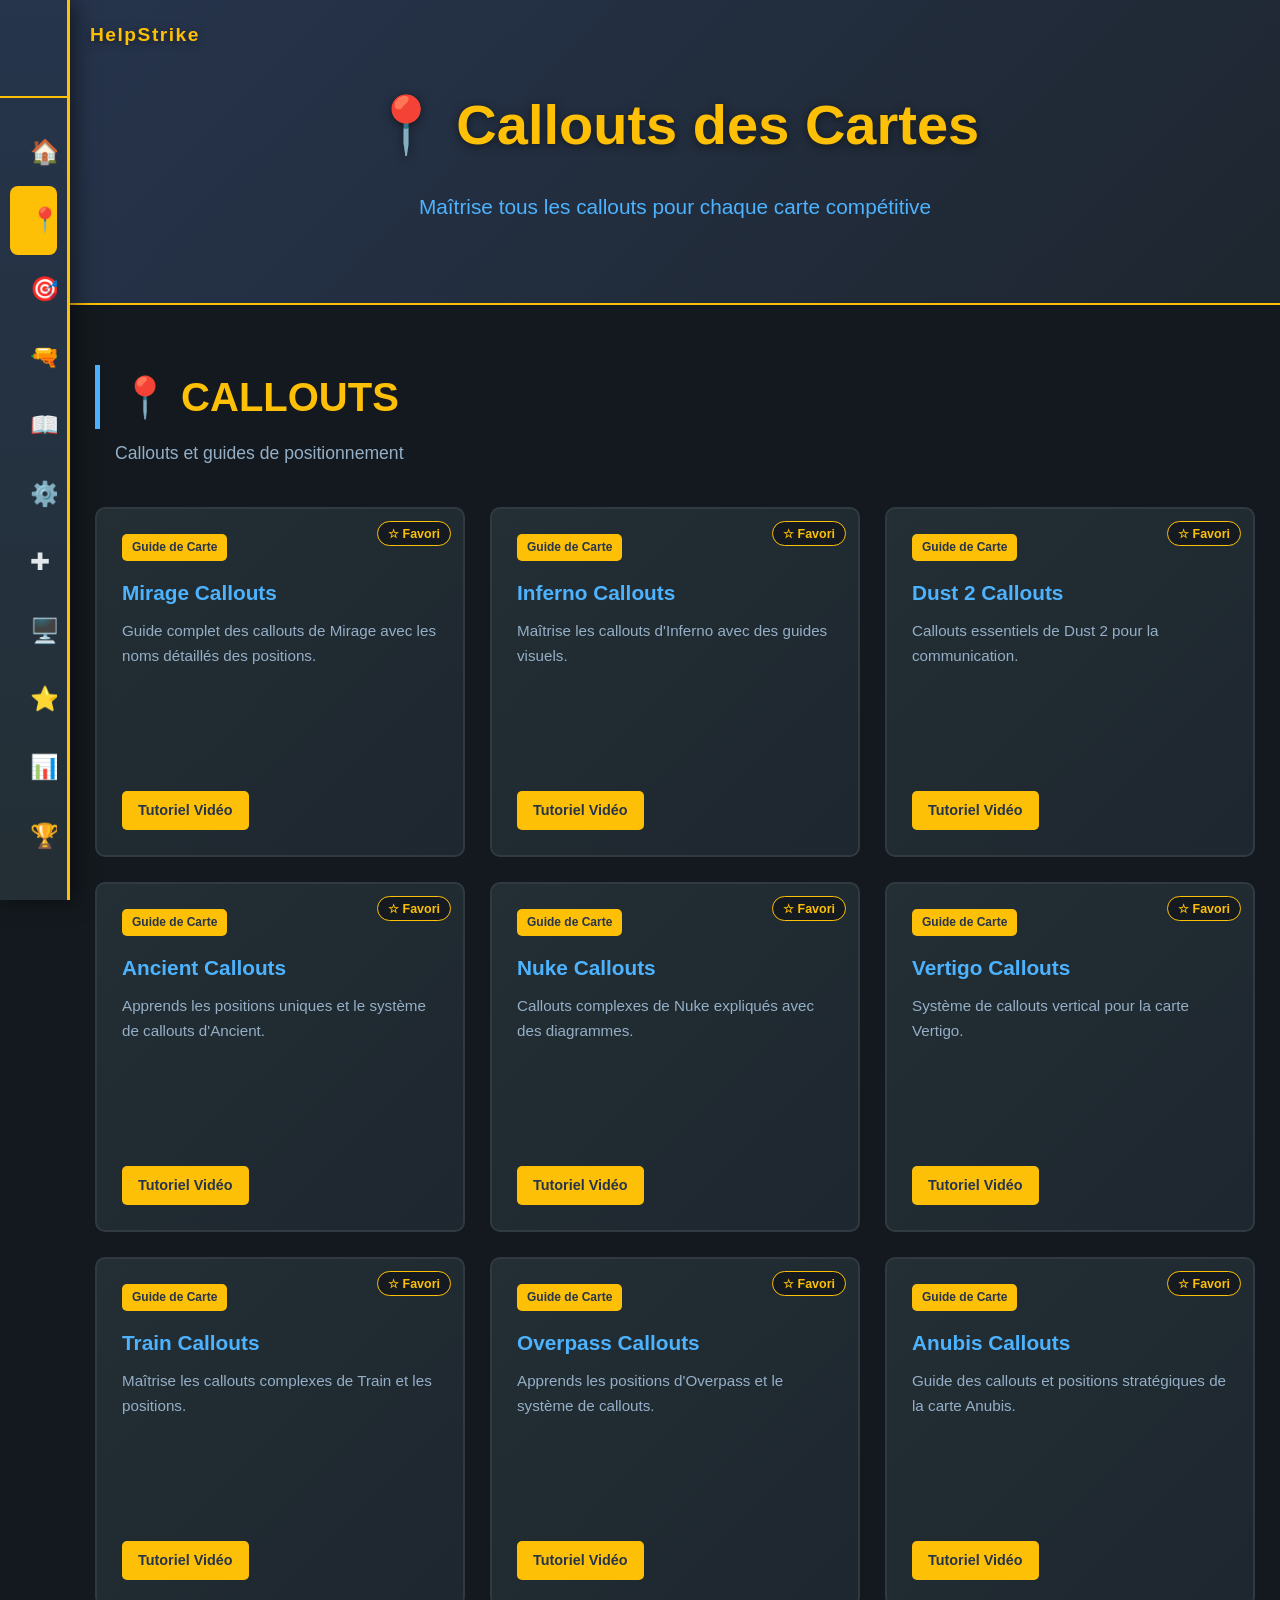
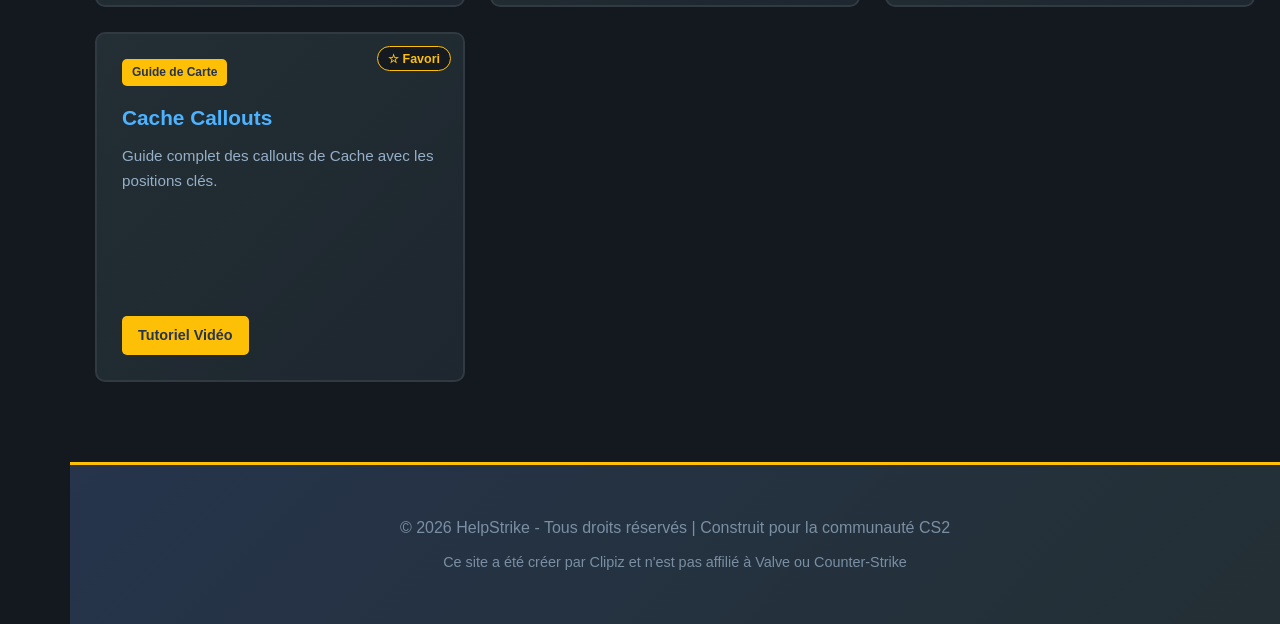
<file: callouts.html>
<!DOCTYPE html>
<html lang="fr">
<head>
    <meta charset="UTF-8">
    <meta name="viewport" content="width=device-width, initial-scale=1.0">
    <title>Callouts - HelpStrike</title>
    <link rel="stylesheet" href="styles.css">
</head>
<body>
    <!-- Top Logo -->
    <div class="top-logo">HelpStrike</div>

    <!-- Sidebar Navigation -->
    <aside class="sidebar">
        <div class="sidebar-header">
            <div class="sidebar-logo-container">
                <h1 class="sidebar-logo">HelpStrike</h1>
            </div>
        </div>
        <nav class="sidebar-nav">
                        <div class="sidebar-nav-links">
                <a href="index.html" class="sidebar-link" data-section="home">
                    <span class="icon">🏠</span>
                    <span class="label">Home</span>
                </a>
                <a href="callouts.html" class="sidebar-link active" data-section="callouts">
                    <span class="icon">📍</span>
                    <span class="label">Callouts</span>
                </a>
                <a href="helpvizion.html" class="sidebar-link" data-section="quickutil">
                    <span class="icon">🎯</span>
                    <span class="label">QuickUtil!</span>
                </a>
                <a href="prefire.html" class="sidebar-link" data-section="prefire">
                    <span class="icon">🔫</span>
                    <span class="label">Prefire</span>
                </a>
                <a href="guides.html" class="sidebar-link" data-section="guides">
                    <span class="icon">📖</span>
                    <span class="label">Guides</span>
                </a>
                <a href="utility.html" class="sidebar-link" data-section="utility">
                    <span class="icon">⚙️</span>
                    <span class="label">Utility</span>
                </a>
                <a href="crosshair.html" class="sidebar-link" data-section="crosshair">
                    <span class="icon">✚</span>
                    <span class="label">Crosshair</span>
                </a>
                <a href="configs.html" class="sidebar-link" data-section="configs">
                    <span class="icon">🖥️</span>
                    <span class="label">Configs Pro</span>
                </a>
                <a href="favorites.html" class="sidebar-link" data-section="favorites">
                    <span class="icon">⭐</span>
                    <span class="label">Favoris</span>
                </a>
                <a href="stats.html" class="sidebar-link" data-section="stats"><span class="icon">📊</span><span class="label">Stats Leetify</span></a>
                <a href="index.html#recent-esport" class="sidebar-link" data-section="recent-esport">
                    <span class="icon">🏆</span>
                    <span class="label">eSport Results</span>
                </a>
            </div>
        </nav>
    </aside>

    <!-- Main Content -->
    <main class="main-content">
        <!-- Navigation Header -->
        <header class="header">
            <div class="container">
                <div class="logo">
                    <h1>HelpStrike</h1>
                    <p class="tagline">Les aides essentiels de CS2</p>
                </div>
            </div>
        </header>

        <!-- Hero Section -->
        <section class="hero" id="callouts">
            <div class="hero-content">
                <h2>📍 Callouts des Cartes</h2>
                <p>Maîtrise tous les callouts pour chaque carte compétitive</p>
            </div>
        </section>

        <div class="container">
            <!-- CALLOUTS Section -->
            <section class="category-section">
                <h2 class="category-title">📍 CALLOUTS</h2>
                <p class="category-desc">Callouts et guides de positionnement</p>
                <div class="items-grid" id="callouts-grid">
                    <!-- Items will be loaded here by JavaScript -->
                </div>
            </section>
        </div>

        <!-- Footer -->
        <footer class="footer">
            <div class="container">
                <p>&copy; 2026 HelpStrike - Tous droits réservés | Construit pour la communauté CS2</p>
                <p class="disclaimer">Ce site a été créer par Clipiz et n'est pas affilié à Valve ou Counter-Strike</p>
            </div>
        </footer>
    </main>

    <script src="script.js"></script>
    <script>
        // Load callouts specifically
        async function loadCalloutsPage() {
            try {
                const response = await fetch('data.json');
                const data = await response.json();
                renderItems('callouts', data.callouts);
            } catch (error) {
                console.error('Error loading callouts:', error);
            }
        }

        document.addEventListener('DOMContentLoaded', loadCalloutsPage);
    </script>
</body>
</html>
</file>
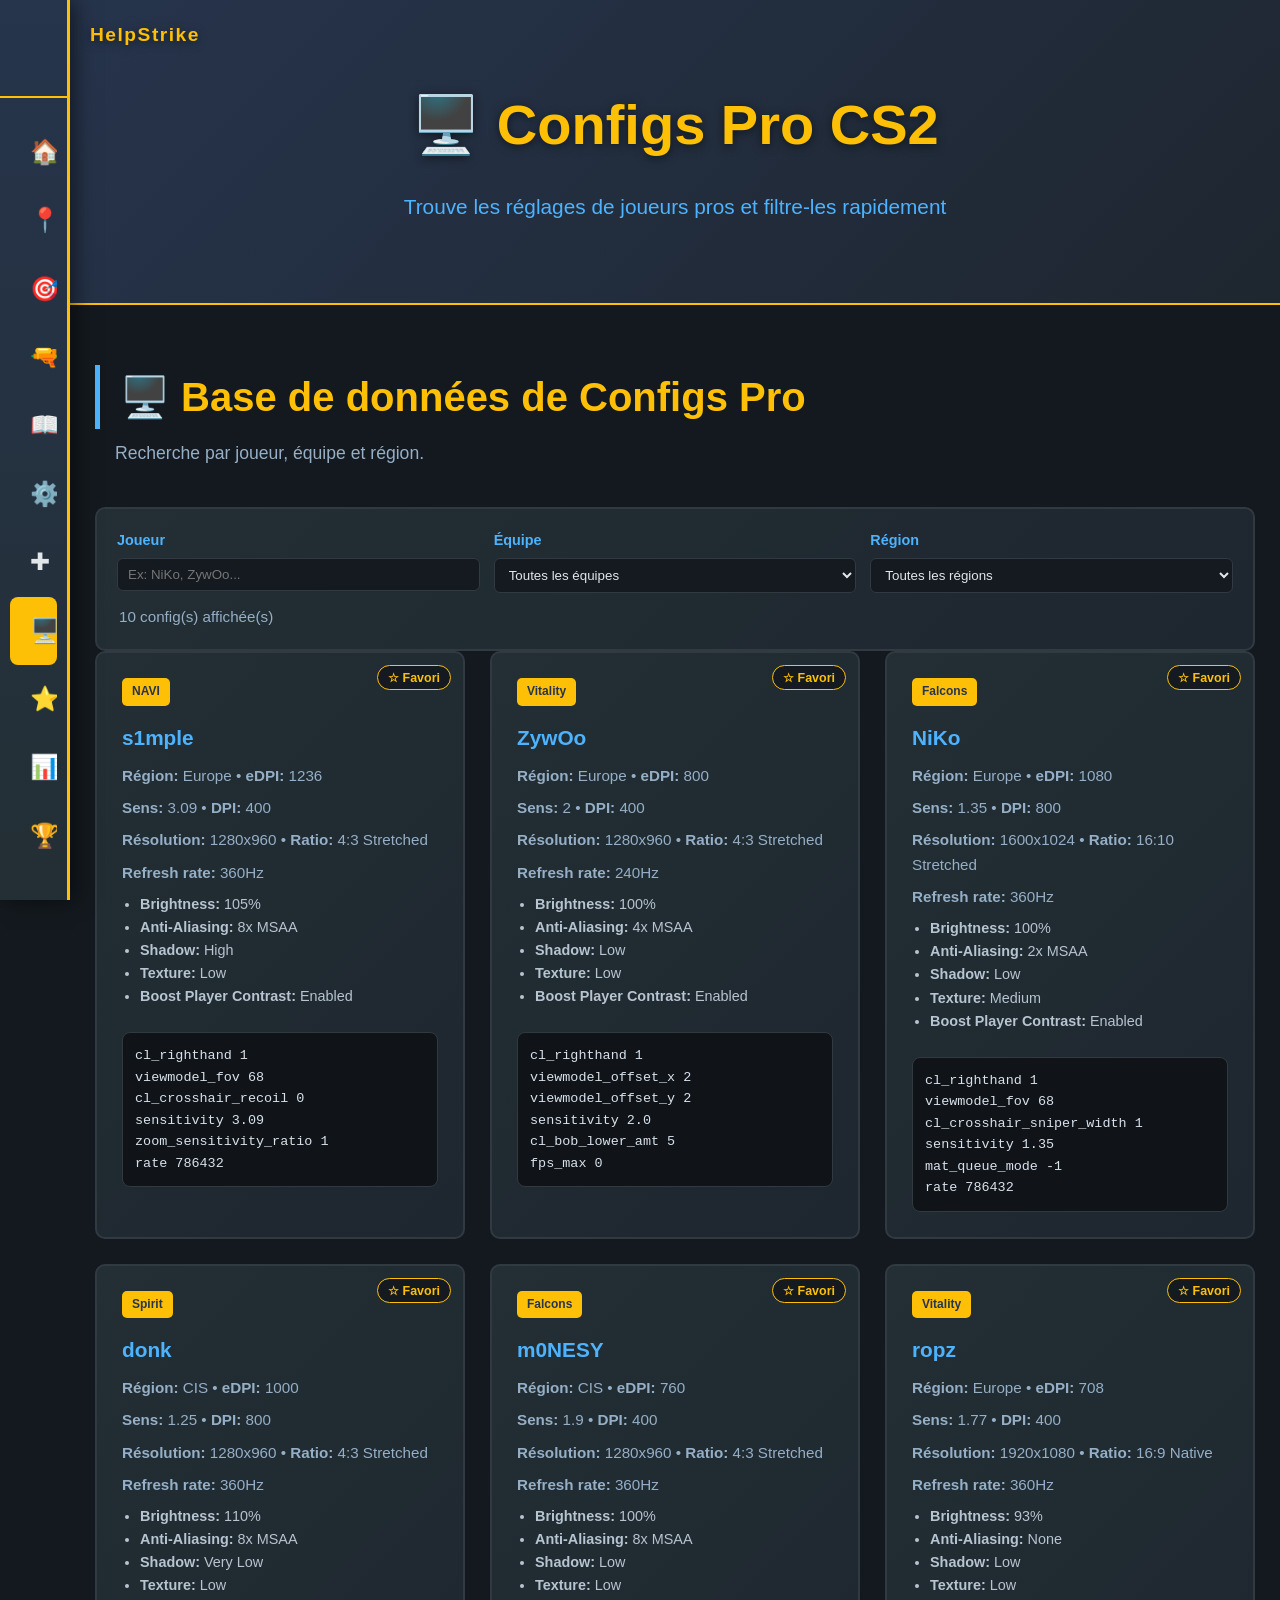
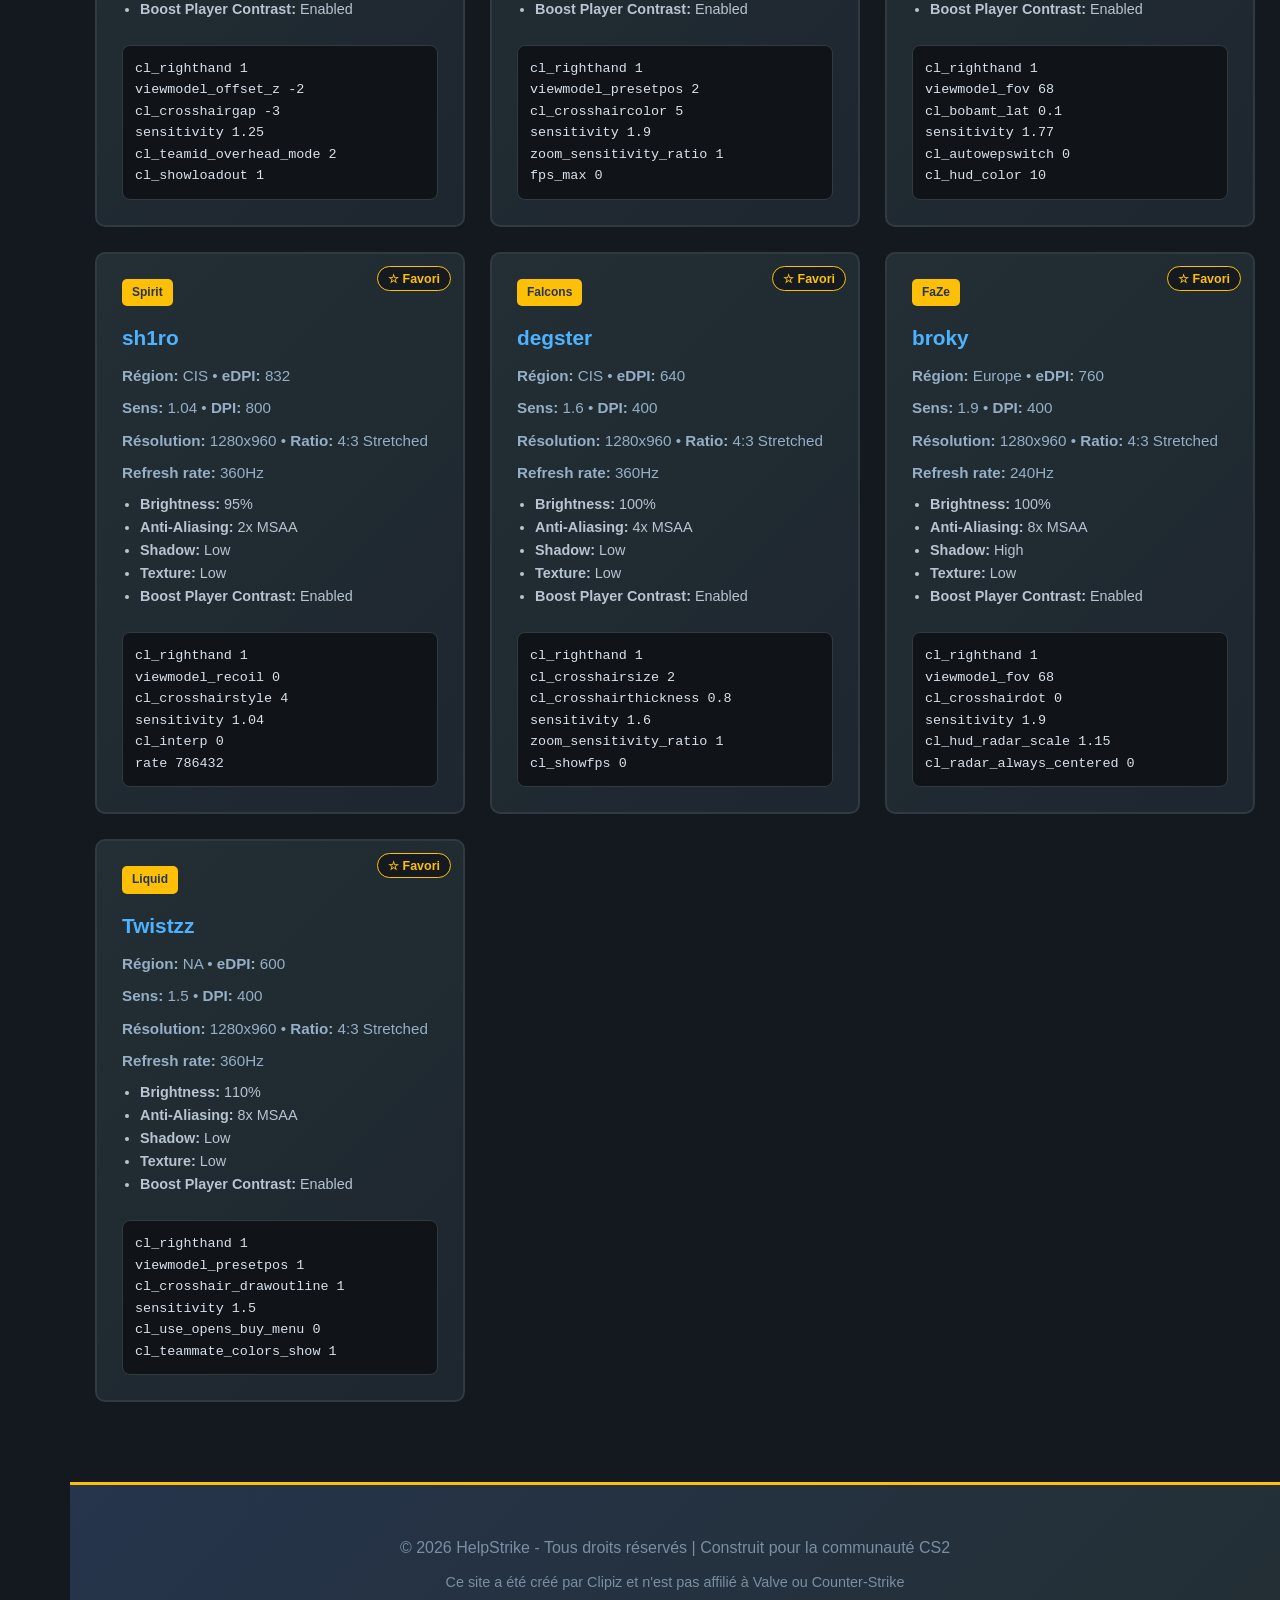
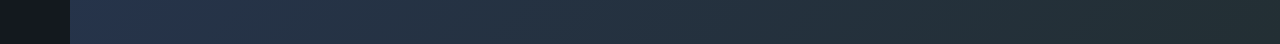
<file: configs.html>
<!DOCTYPE html>
<html lang="fr">
<head>
    <meta charset="UTF-8">
    <meta name="viewport" content="width=device-width, initial-scale=1.0">
    <title>Configs Pro - HelpStrike</title>
    <link rel="stylesheet" href="styles.css">
</head>
<body>
    <div class="top-logo">HelpStrike</div>

    <aside class="sidebar">
        <div class="sidebar-header">
            <div class="sidebar-logo-container">
                <h1 class="sidebar-logo">HelpStrike</h1>
            </div>
        </div>
        <nav class="sidebar-nav">
            <div class="sidebar-nav-links">
                <a href="index.html" class="sidebar-link" data-section="home"><span class="icon">🏠</span><span class="label">Home</span></a>
                <a href="callouts.html" class="sidebar-link" data-section="callouts"><span class="icon">📍</span><span class="label">Callouts</span></a>
                <a href="helpvizion.html" class="sidebar-link" data-section="quickutil"><span class="icon">🎯</span><span class="label">QuickUtil!</span></a>
                <a href="prefire.html" class="sidebar-link" data-section="prefire"><span class="icon">🔫</span><span class="label">Prefire</span></a>
                <a href="guides.html" class="sidebar-link" data-section="guides"><span class="icon">📖</span><span class="label">Guides</span></a>
                <a href="utility.html" class="sidebar-link" data-section="utility"><span class="icon">⚙️</span><span class="label">Utility</span></a>
                <a href="crosshair.html" class="sidebar-link" data-section="crosshair"><span class="icon">✚</span><span class="label">Crosshair</span></a>
                <a href="configs.html" class="sidebar-link active" data-section="configs"><span class="icon">🖥️</span><span class="label">Configs Pro</span></a>
                <a href="favorites.html" class="sidebar-link" data-section="favorites"><span class="icon">⭐</span><span class="label">Favoris</span></a>
                <a href="stats.html" class="sidebar-link" data-section="stats"><span class="icon">📊</span><span class="label">Stats Leetify</span></a>
                <a href="index.html#recent-esport" class="sidebar-link" data-section="recent-esport"><span class="icon">🏆</span><span class="label">eSport Results</span></a>
            </div>
        </nav>
    </aside>

    <main class="main-content">
        <section class="hero" id="configs">
            <div class="hero-content">
                <h2>🖥️ Configs Pro CS2</h2>
                <p>Trouve les réglages de joueurs pros et filtre-les rapidement</p>
            </div>
        </section>

        <div class="container">
            <section class="category-section">
                <h2 class="category-title">🖥️ Base de données de Configs Pro</h2>
                <p class="category-desc">Recherche par joueur, équipe et région.</p>

                <div class="filters-panel">
                    <div class="filters-grid">
                        <div class="form-group">
                            <label for="configs-search">Joueur</label>
                            <input id="configs-search" type="text" placeholder="Ex: NiKo, ZywOo...">
                        </div>
                        <div class="form-group">
                            <label for="configs-team">Équipe</label>
                            <select id="configs-team"><option value="">Toutes les équipes</option></select>
                        </div>
                        <div class="form-group">
                            <label for="configs-region">Région</label>
                            <select id="configs-region"><option value="">Toutes les régions</option></select>
                        </div>
                    </div>
                    <p id="configs-result-count" class="filter-results"></p>
                </div>

                <div class="items-grid" id="configs-grid"></div>
            </section>
        </div>

        <footer class="footer">
            <div class="container">
                <p>&copy; 2026 HelpStrike - Tous droits réservés | Construit pour la communauté CS2</p>
                <p class="disclaimer">Ce site a été créé par Clipiz et n'est pas affilié à Valve ou Counter-Strike</p>
            </div>
        </footer>
    </main>

    <script src="script.js"></script>
    <script>
        document.addEventListener('DOMContentLoaded', loadConfigsPage);
    </script>
</body>
</html>
</file>
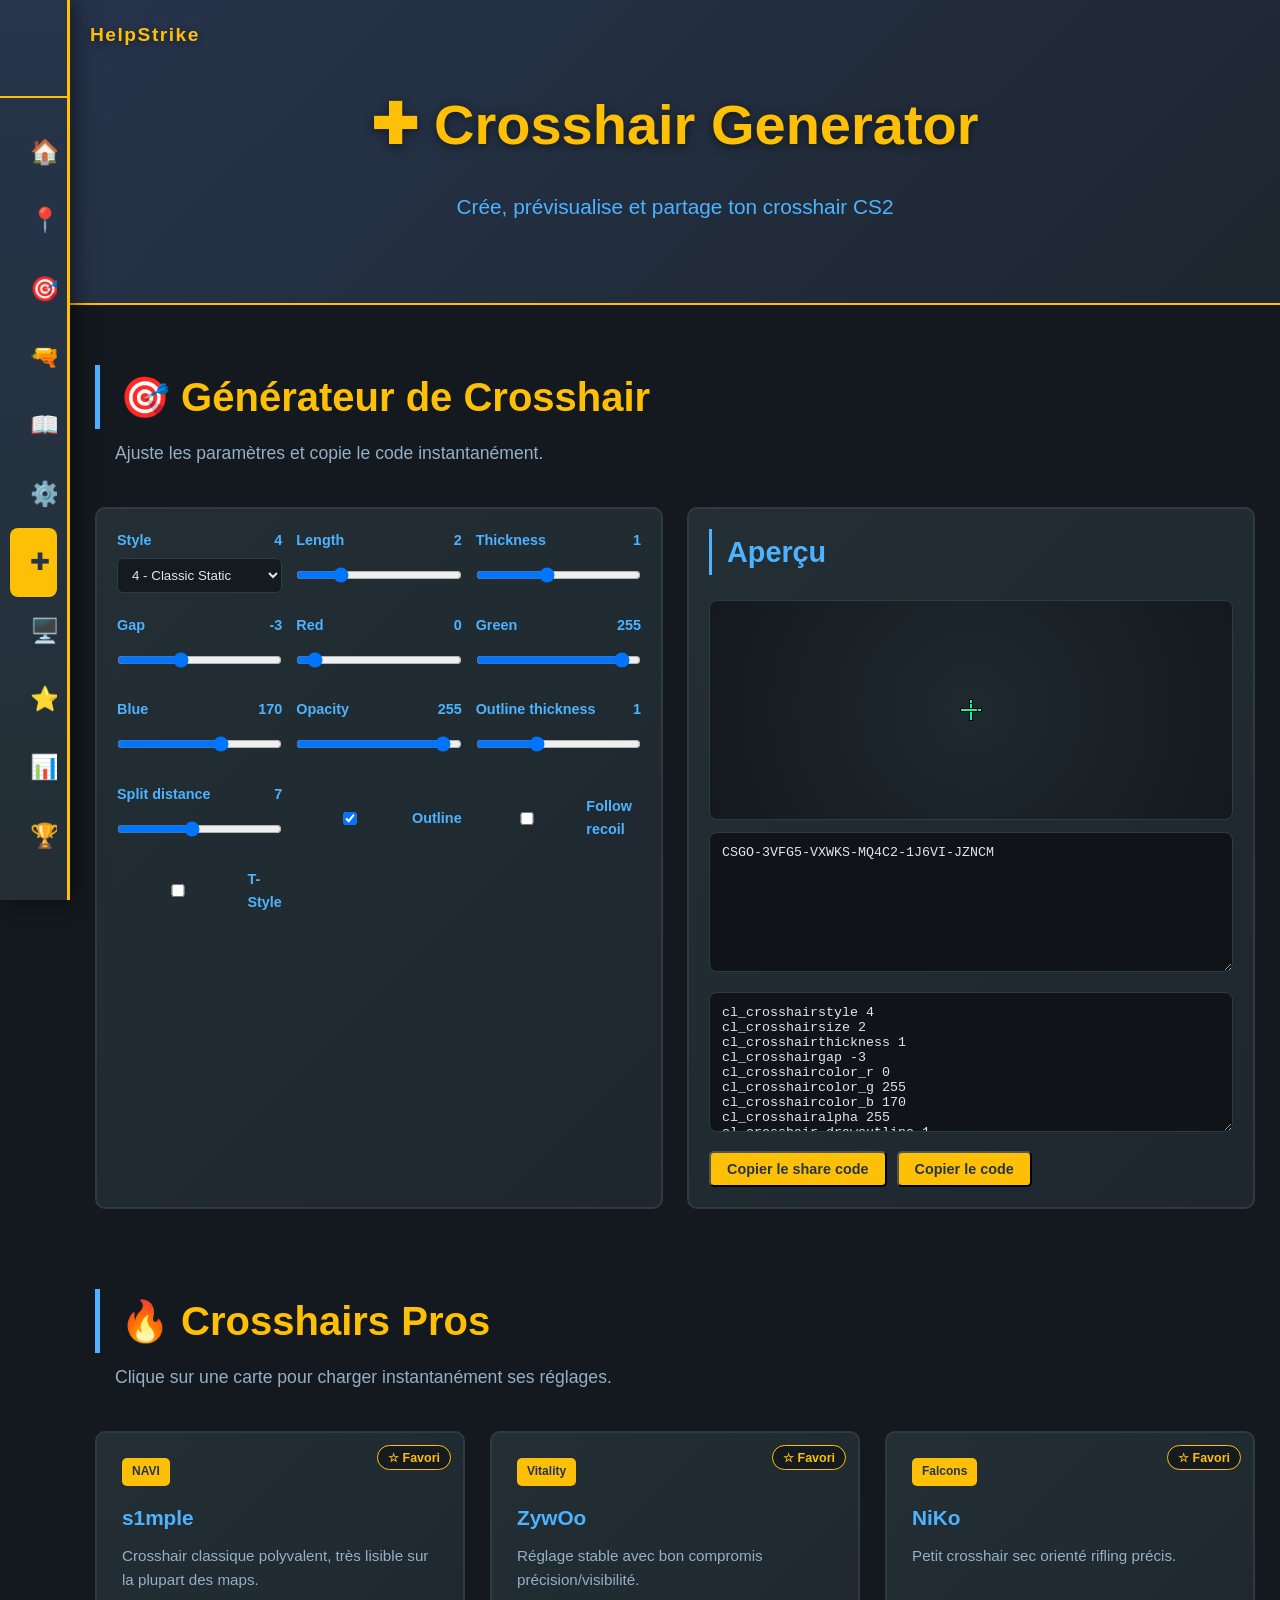
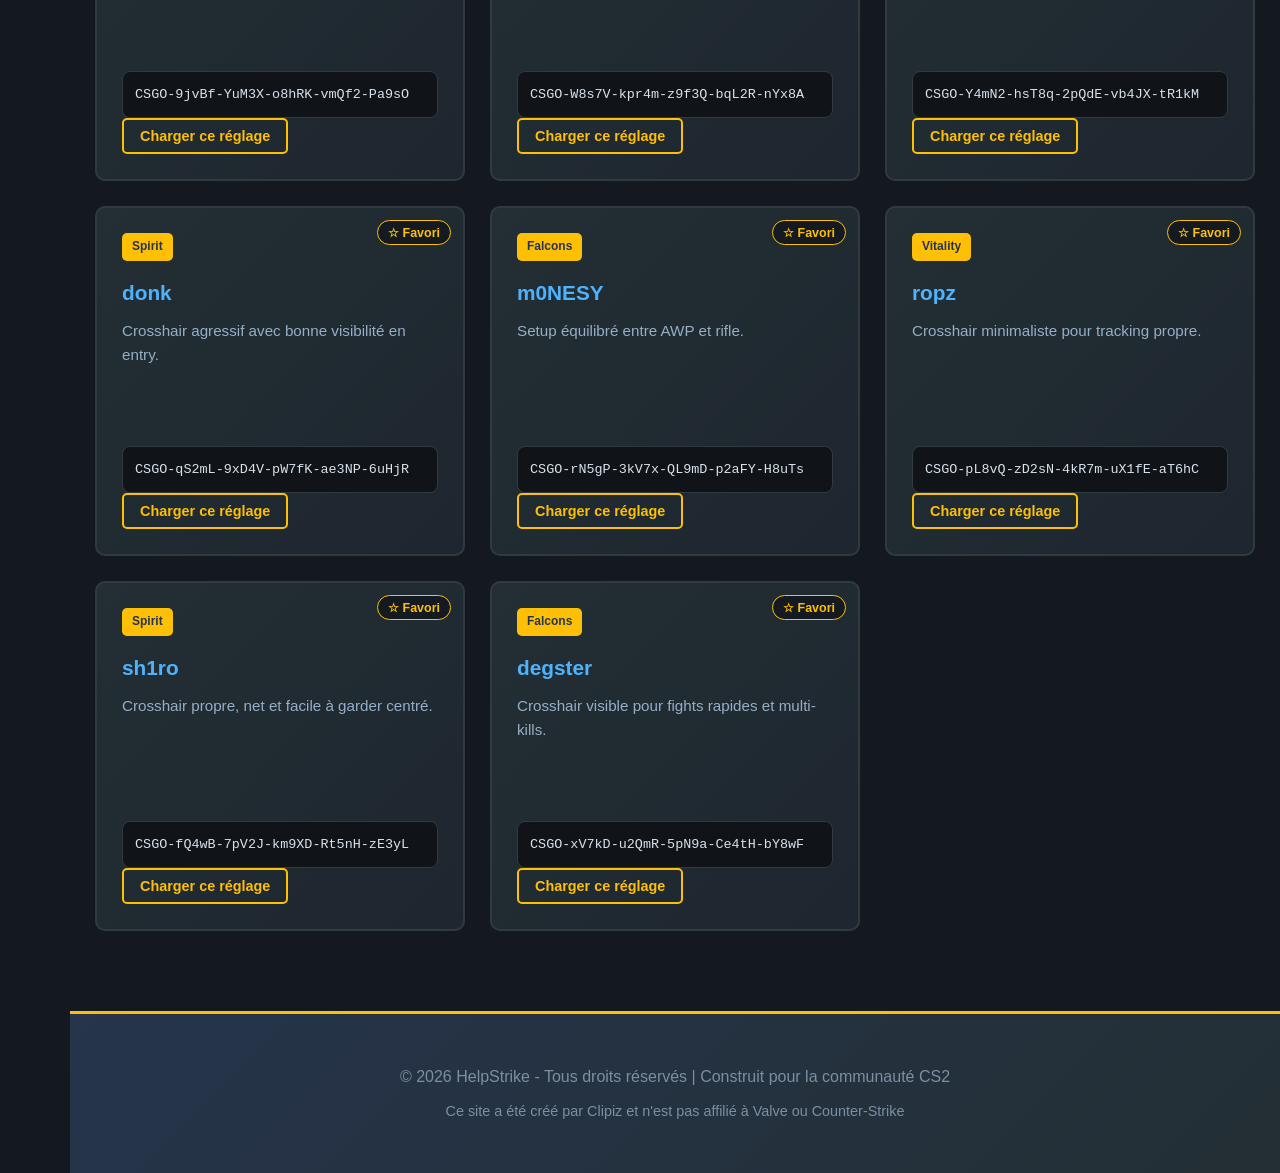
<file: crosshair.html>
<!DOCTYPE html>
<html lang="fr">
<head>
    <meta charset="UTF-8">
    <meta name="viewport" content="width=device-width, initial-scale=1.0">
    <title>Crosshair - HelpStrike</title>
    <link rel="stylesheet" href="styles.css">
</head>
<body>
    <div class="top-logo">HelpStrike</div>

    <aside class="sidebar">
        <div class="sidebar-header">
            <div class="sidebar-logo-container">
                <h1 class="sidebar-logo">HelpStrike</h1>
            </div>
        </div>
        <nav class="sidebar-nav">
            <div class="sidebar-nav-links">
                <a href="index.html" class="sidebar-link" data-section="home"><span class="icon">🏠</span><span class="label">Home</span></a>
                <a href="callouts.html" class="sidebar-link" data-section="callouts"><span class="icon">📍</span><span class="label">Callouts</span></a>
                <a href="helpvizion.html" class="sidebar-link" data-section="quickutil"><span class="icon">🎯</span><span class="label">QuickUtil!</span></a>
                <a href="prefire.html" class="sidebar-link" data-section="prefire"><span class="icon">🔫</span><span class="label">Prefire</span></a>
                <a href="guides.html" class="sidebar-link" data-section="guides"><span class="icon">📖</span><span class="label">Guides</span></a>
                <a href="utility.html" class="sidebar-link" data-section="utility"><span class="icon">⚙️</span><span class="label">Utility</span></a>
                <a href="crosshair.html" class="sidebar-link active" data-section="crosshair"><span class="icon">✚</span><span class="label">Crosshair</span></a>
                <a href="configs.html" class="sidebar-link" data-section="configs"><span class="icon">🖥️</span><span class="label">Configs Pro</span></a>
                <a href="favorites.html" class="sidebar-link" data-section="favorites"><span class="icon">⭐</span><span class="label">Favoris</span></a>
                <a href="stats.html" class="sidebar-link" data-section="stats"><span class="icon">📊</span><span class="label">Stats Leetify</span></a>
                <a href="index.html#recent-esport" class="sidebar-link" data-section="recent-esport"><span class="icon">🏆</span><span class="label">eSport Results</span></a>
            </div>
        </nav>
    </aside>

    <main class="main-content">
        <section class="hero" id="crosshair">
            <div class="hero-content">
                <h2>✚ Crosshair Generator</h2>
                <p>Crée, prévisualise et partage ton crosshair CS2</p>
            </div>
        </section>

        <div class="container">
            <section class="category-section">
                <h2 class="category-title">🎯 Générateur de Crosshair</h2>
                <p class="category-desc">Ajuste les paramètres et copie le code instantanément.</p>

                <div class="crosshair-layout">
                    <div class="crosshair-panel">
                        <form id="crosshair-form" class="crosshair-form-grid">
                            <div class="form-group"><label for="crosshair-style">Style <span class="crosshair-value" data-source="crosshair-style">4</span></label><select id="crosshair-style"><option value="0">0 - Default</option><option value="2">2 - Classic</option><option value="4" selected>4 - Classic Static</option><option value="5">5 - Legacy</option></select></div>
                            <div class="form-group"><label for="crosshair-length">Length <span class="crosshair-value" data-source="crosshair-length">2</span></label><input id="crosshair-length" type="range" min="0" max="10" step="0.1" value="2"></div>
                            <div class="form-group"><label for="crosshair-thickness">Thickness <span class="crosshair-value" data-source="crosshair-thickness">1</span></label><input id="crosshair-thickness" type="range" min="0.3" max="2" step="0.1" value="1"></div>
                            <div class="form-group"><label for="crosshair-gap">Gap <span class="crosshair-value" data-source="crosshair-gap">-3</span></label><input id="crosshair-gap" type="range" min="-10" max="10" step="0.1" value="-3"></div>
                            <div class="form-group"><label for="crosshair-r">Red <span class="crosshair-value" data-source="crosshair-r">0</span></label><input id="crosshair-r" type="range" min="0" max="255" step="1" value="0"></div>
                            <div class="form-group"><label for="crosshair-g">Green <span class="crosshair-value" data-source="crosshair-g">255</span></label><input id="crosshair-g" type="range" min="0" max="255" step="1" value="255"></div>
                            <div class="form-group"><label for="crosshair-b">Blue <span class="crosshair-value" data-source="crosshair-b">0</span></label><input id="crosshair-b" type="range" min="0" max="255" step="1" value="0"></div>
                            <div class="form-group"><label for="crosshair-alpha">Opacity <span class="crosshair-value" data-source="crosshair-alpha">255</span></label><input id="crosshair-alpha" type="range" min="0" max="255" step="1" value="255"></div>
                            <div class="form-group"><label for="crosshair-outline-thickness">Outline thickness <span class="crosshair-value" data-source="crosshair-outline-thickness">1</span></label><input id="crosshair-outline-thickness" type="range" min="0" max="3" step="0.5" value="1"></div>
                            <div class="form-group"><label for="crosshair-split-distance">Split distance <span class="crosshair-value" data-source="crosshair-split-distance">7</span></label><input id="crosshair-split-distance" type="range" min="0" max="16" step="1" value="7"></div>
                            <div class="form-group checkbox-group"><input id="crosshair-outline" type="checkbox" checked><label for="crosshair-outline">Outline</label></div>
                            <div class="form-group checkbox-group"><input id="crosshair-recoil" type="checkbox"><label for="crosshair-recoil">Follow recoil</label></div>
                            <div class="form-group checkbox-group"><input id="crosshair-tstyle" type="checkbox"><label for="crosshair-tstyle">T-Style</label></div>
                        </form>
                    </div>

                    <div class="crosshair-preview-panel">
                        <h3 class="subsection-title" style="margin-left:0;">Aperçu</h3>
                        <div class="crosshair-preview-box">
                            <div class="crosshair-preview" id="crosshair-preview">
                                <span class="crosshair-line top"></span>
                                <span class="crosshair-line right"></span>
                                <span class="crosshair-line bottom"></span>
                                <span class="crosshair-line left"></span>
                            </div>
                        </div>
                        <textarea id="crosshair-share-output" class="code-output" readonly aria-label="Crosshair share code"></textarea>
                        <textarea id="crosshair-code-output" class="code-output" readonly aria-label="Crosshair commands"></textarea>
                        <div class="code-actions">
                            <button id="copy-crosshair-share" type="button" class="item-link">Copier le share code</button>
                            <button id="copy-crosshair-commands" type="button" class="item-link">Copier le code</button>
                        </div>
                    </div>
                </div>
            </section>

            <section class="category-section">
                <h2 class="category-title">🔥 Crosshairs Pros</h2>
                <p class="category-desc">Clique sur une carte pour charger instantanément ses réglages.</p>
                <div class="items-grid" id="crosshair-pros-grid"></div>
            </section>
        </div>

        <footer class="footer">
            <div class="container">
                <p>&copy; 2026 HelpStrike - Tous droits réservés | Construit pour la communauté CS2</p>
                <p class="disclaimer">Ce site a été créé par Clipiz et n'est pas affilié à Valve ou Counter-Strike</p>
            </div>
        </footer>
    </main>

    <script src="script.js"></script>
    <script>
        document.addEventListener('DOMContentLoaded', loadCrosshairPage);
    </script>
</body>
</html>
</file>
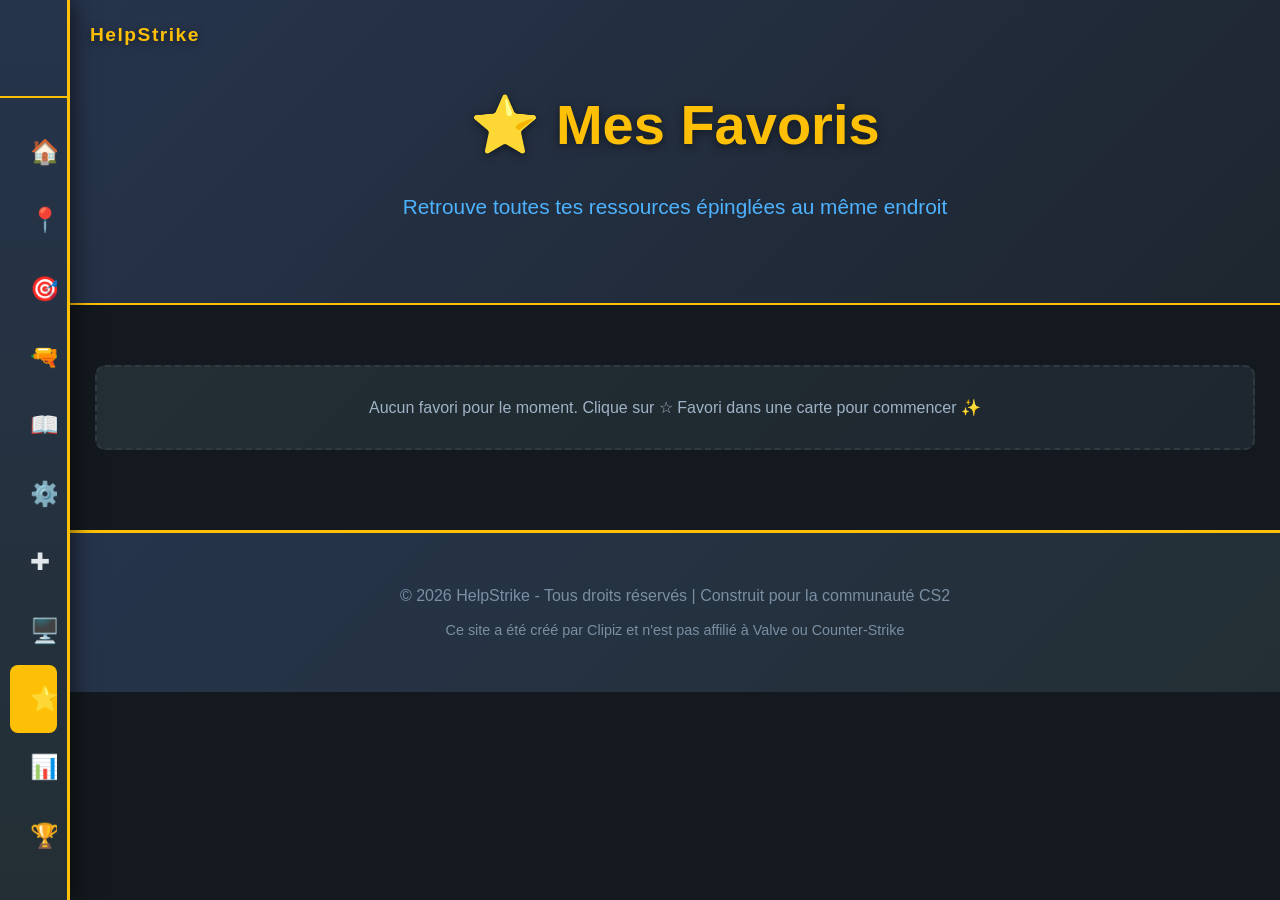
<file: favorites.html>
<!DOCTYPE html>
<html lang="fr">
<head>
    <meta charset="UTF-8">
    <meta name="viewport" content="width=device-width, initial-scale=1.0">
    <title>Favoris - HelpStrike</title>
    <link rel="stylesheet" href="styles.css">
</head>
<body>
    <div class="top-logo">HelpStrike</div>

    <aside class="sidebar">
        <div class="sidebar-header">
            <div class="sidebar-logo-container">
                <h1 class="sidebar-logo">HelpStrike</h1>
            </div>
        </div>
        <nav class="sidebar-nav">
            <div class="sidebar-nav-links">
                <a href="index.html" class="sidebar-link" data-section="home"><span class="icon">🏠</span><span class="label">Home</span></a>
                <a href="callouts.html" class="sidebar-link" data-section="callouts"><span class="icon">📍</span><span class="label">Callouts</span></a>
                <a href="helpvizion.html" class="sidebar-link" data-section="quickutil"><span class="icon">🎯</span><span class="label">QuickUtil!</span></a>
                <a href="prefire.html" class="sidebar-link" data-section="prefire"><span class="icon">🔫</span><span class="label">Prefire</span></a>
                <a href="guides.html" class="sidebar-link" data-section="guides"><span class="icon">📖</span><span class="label">Guides</span></a>
                <a href="utility.html" class="sidebar-link" data-section="utility"><span class="icon">⚙️</span><span class="label">Utility</span></a>
                <a href="crosshair.html" class="sidebar-link" data-section="crosshair"><span class="icon">✚</span><span class="label">Crosshair</span></a>
                <a href="configs.html" class="sidebar-link" data-section="configs"><span class="icon">🖥️</span><span class="label">Configs Pro</span></a>
                <a href="favorites.html" class="sidebar-link active" data-section="favorites"><span class="icon">⭐</span><span class="label">Favoris</span></a>
                <a href="stats.html" class="sidebar-link" data-section="stats"><span class="icon">📊</span><span class="label">Stats Leetify</span></a>
                <a href="index.html#recent-esport" class="sidebar-link" data-section="recent-esport"><span class="icon">🏆</span><span class="label">eSport Results</span></a>
            </div>
        </nav>
    </aside>

    <main class="main-content">
        <section class="hero" id="favorites">
            <div class="hero-content">
                <h2>⭐ Mes Favoris</h2>
                <p>Retrouve toutes tes ressources épinglées au même endroit</p>
            </div>
        </section>

        <div class="container" id="favorites-content"></div>

        <footer class="footer">
            <div class="container">
                <p>&copy; 2026 HelpStrike - Tous droits réservés | Construit pour la communauté CS2</p>
                <p class="disclaimer">Ce site a été créé par Clipiz et n'est pas affilié à Valve ou Counter-Strike</p>
            </div>
        </footer>
    </main>

    <script src="script.js"></script>
    <script>
        document.addEventListener('DOMContentLoaded', loadFavoritesPage);
    </script>
</body>
</html>
</file>
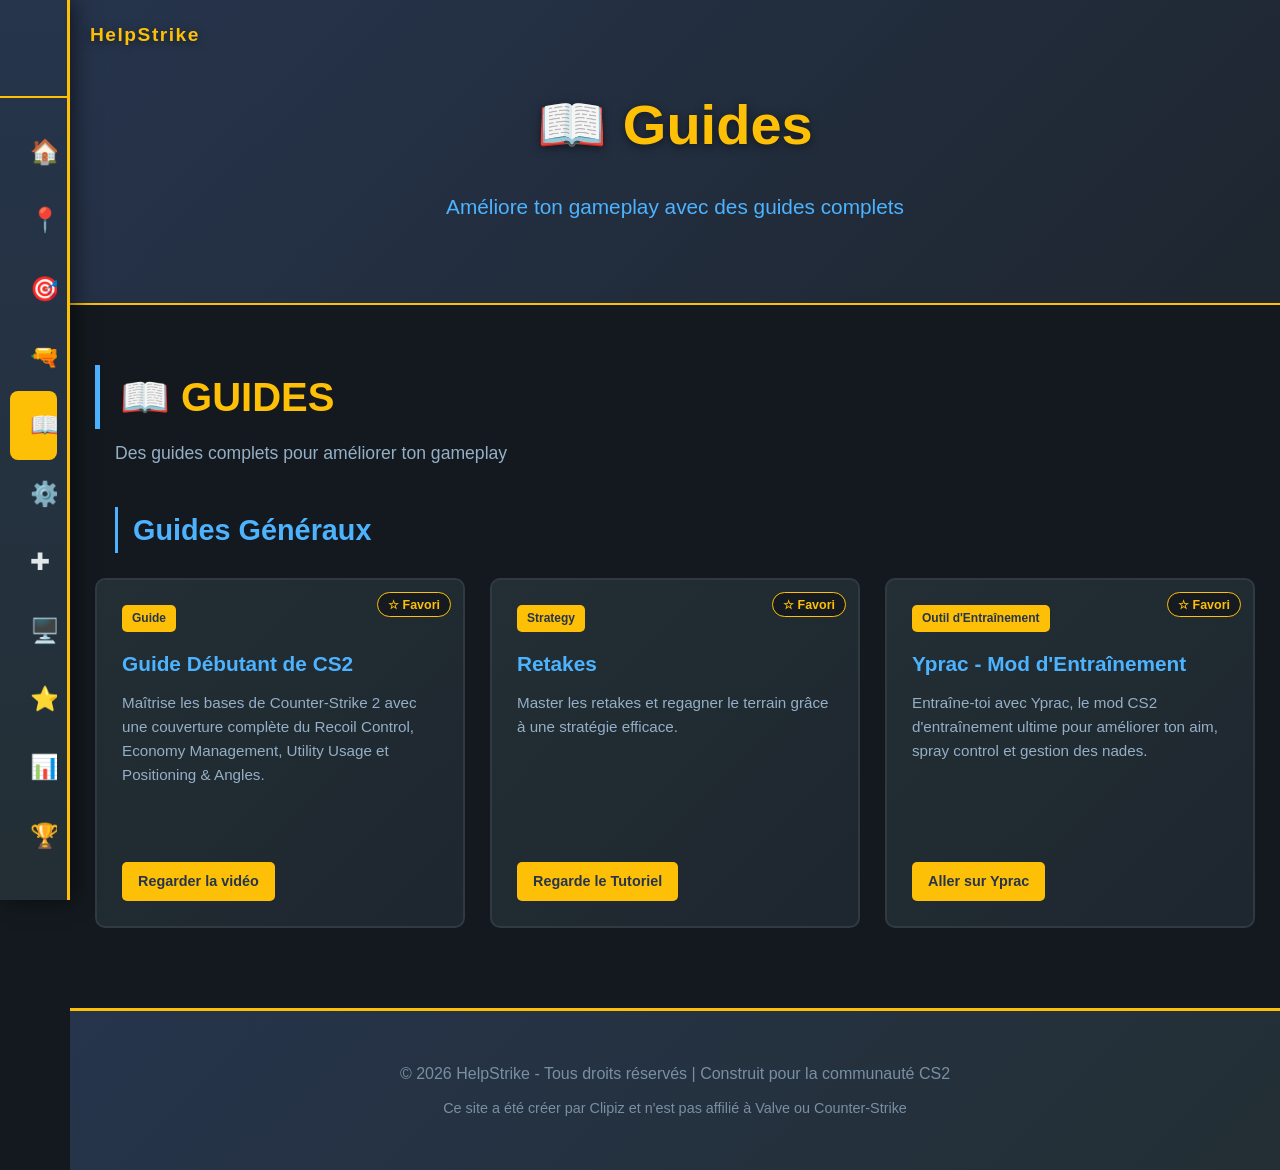
<file: guides.html>
<!DOCTYPE html>
<html lang="fr">
<head>
    <meta charset="UTF-8">
    <meta name="viewport" content="width=device-width, initial-scale=1.0">
    <title>Guides - HelpStrike</title>
    <link rel="stylesheet" href="styles.css">
</head>
<body>
    <!-- Top Logo -->
    <div class="top-logo">HelpStrike</div>

    <!-- Sidebar Navigation -->
    <aside class="sidebar">
        <div class="sidebar-header">
            <div class="sidebar-logo-container">
                <h1 class="sidebar-logo">HelpStrike</h1>
            </div>
        </div>
        <nav class="sidebar-nav">
                        <div class="sidebar-nav-links">
                <a href="index.html" class="sidebar-link" data-section="home">
                    <span class="icon">🏠</span>
                    <span class="label">Home</span>
                </a>
                <a href="callouts.html" class="sidebar-link" data-section="callouts">
                    <span class="icon">📍</span>
                    <span class="label">Callouts</span>
                </a>
                <a href="helpvizion.html" class="sidebar-link" data-section="quickutil">
                    <span class="icon">🎯</span>
                    <span class="label">QuickUtil!</span>
                </a>
                <a href="prefire.html" class="sidebar-link" data-section="prefire">
                    <span class="icon">🔫</span>
                    <span class="label">Prefire</span>
                </a>
                <a href="guides.html" class="sidebar-link active" data-section="guides">
                    <span class="icon">📖</span>
                    <span class="label">Guides</span>
                </a>
                <a href="utility.html" class="sidebar-link" data-section="utility">
                    <span class="icon">⚙️</span>
                    <span class="label">Utility</span>
                </a>
                <a href="crosshair.html" class="sidebar-link" data-section="crosshair">
                    <span class="icon">✚</span>
                    <span class="label">Crosshair</span>
                </a>
                <a href="configs.html" class="sidebar-link" data-section="configs">
                    <span class="icon">🖥️</span>
                    <span class="label">Configs Pro</span>
                </a>
                <a href="favorites.html" class="sidebar-link" data-section="favorites">
                    <span class="icon">⭐</span>
                    <span class="label">Favoris</span>
                </a>
                <a href="stats.html" class="sidebar-link" data-section="stats"><span class="icon">📊</span><span class="label">Stats Leetify</span></a>
                <a href="index.html#recent-esport" class="sidebar-link" data-section="recent-esport">
                    <span class="icon">🏆</span>
                    <span class="label">eSport Results</span>
                </a>
            </div>
        </nav>
    </aside>

    <!-- Main Content -->
    <main class="main-content">
        <!-- Navigation Header -->
        <header class="header">
            <div class="container">
                <div class="logo">
                    <h1>HelpStrike</h1>
                    <p class="tagline">Les aides essentiels de CS2</p>
                </div>
            </div>
        </header>

        <!-- Hero Section -->
        <section class="hero" id="guides">
            <div class="hero-content">
                <h2>📖 Guides</h2>
                <p>Améliore ton gameplay avec des guides complets</p>
            </div>
        </section>

        <div class="container">
            <!-- GUIDES Section -->
            <section class="category-section">
                <h2 class="category-title">📖 GUIDES</h2>
                <p class="category-desc">Des guides complets pour améliorer ton gameplay</p>
                
                <!-- Guides Subsection -->
                <div class="subsection">
                    <h3 class="subsection-title">Guides Généraux</h3>
                    <div class="items-grid" id="guides-grid">
                        <!-- Items will be loaded here by JavaScript -->
                    </div>
                </div>
            </section>
        </div>

        <!-- Footer -->
        <footer class="footer">
            <div class="container">
                <p>&copy; 2026 HelpStrike - Tous droits réservés | Construit pour la communauté CS2</p>
                <p class="disclaimer">Ce site a été créer par Clipiz et n'est pas affilié à Valve ou Counter-Strike</p>
            </div>
        </footer>
    </main>

    <script src="script.js"></script>
    <script>
        // Load guides only
        async function loadGuidesPage() {
            try {
                const response = await fetch('data.json');
                const data = await response.json();
                renderItems('guides', data.guides);
            } catch (error) {
                console.error('Error loading guides:', error);
            }
        }

        document.addEventListener('DOMContentLoaded', loadGuidesPage);
    </script>
</body>
</html>
</file>
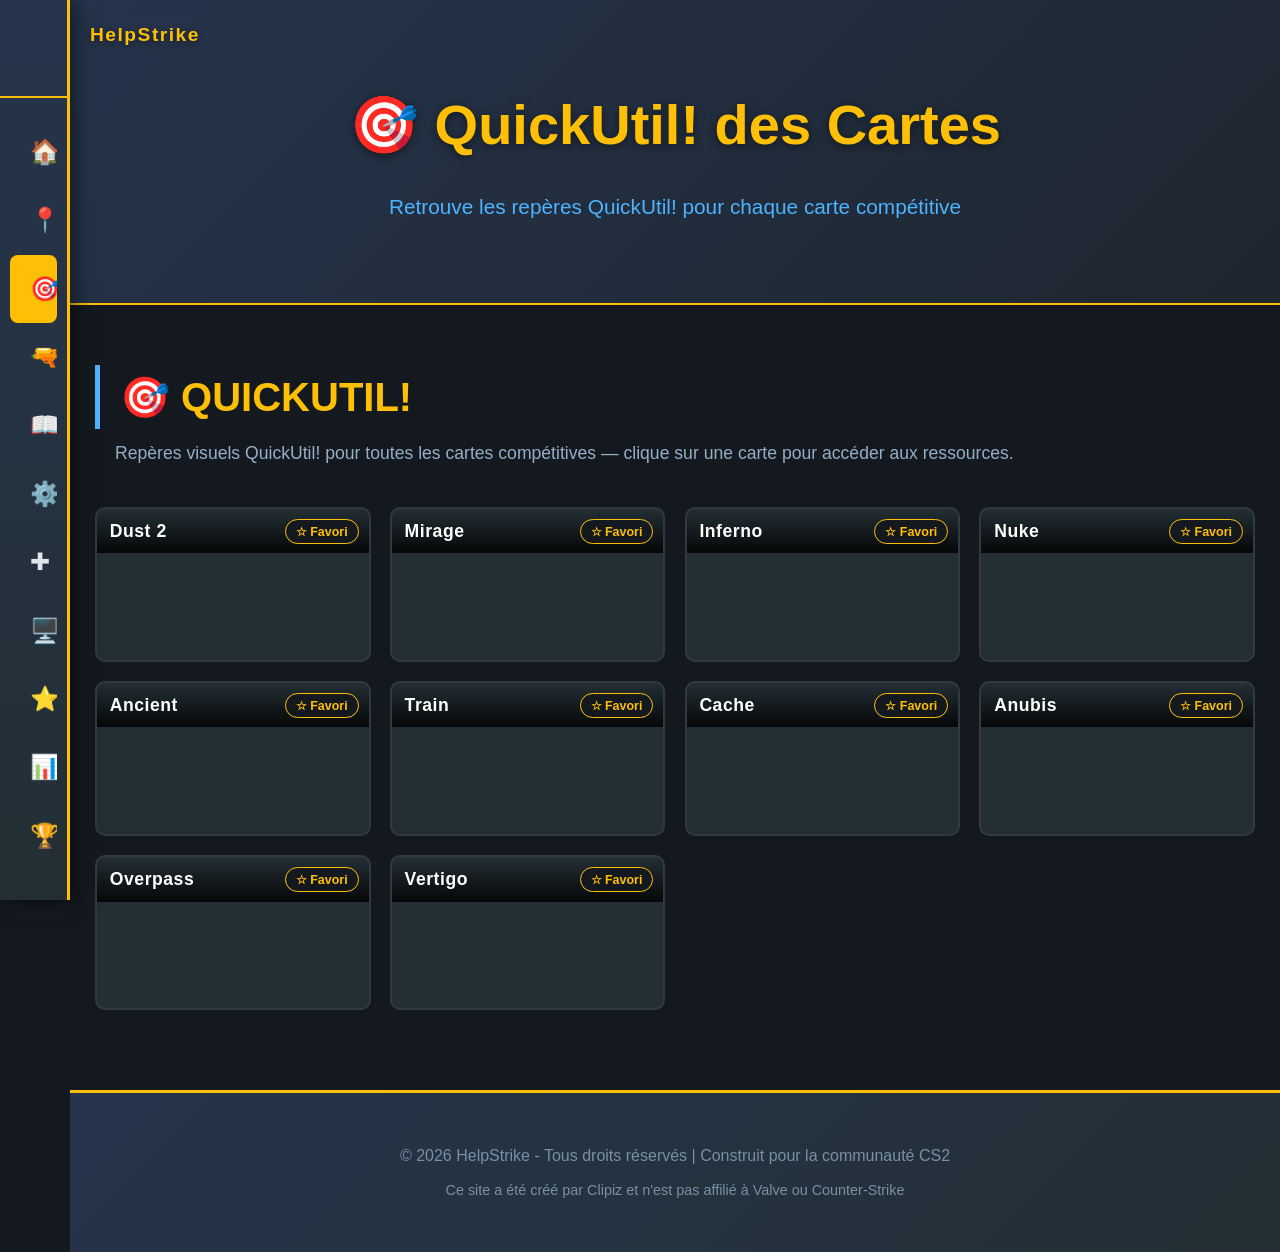
<file: helpvizion.html>
<!DOCTYPE html>
<html lang="fr">
<head>
    <meta charset="UTF-8">
    <meta name="viewport" content="width=device-width, initial-scale=1.0">
    <title>QuickUtil! - HelpStrike</title>
    <link rel="stylesheet" href="styles.css">
</head>
<body>
    <!-- Top Logo -->
    <div class="top-logo">HelpStrike</div>

    <!-- Sidebar Navigation -->
    <aside class="sidebar">
        <div class="sidebar-header">
            <div class="sidebar-logo-container">
                <h1 class="sidebar-logo">HelpStrike</h1>
            </div>
        </div>
        <nav class="sidebar-nav">
                        <div class="sidebar-nav-links">
                <a href="index.html" class="sidebar-link" data-section="home">
                    <span class="icon">🏠</span>
                    <span class="label">Home</span>
                </a>
                <a href="callouts.html" class="sidebar-link" data-section="callouts">
                    <span class="icon">📍</span>
                    <span class="label">Callouts</span>
                </a>
                <a href="helpvizion.html" class="sidebar-link active" data-section="quickutil">
                    <span class="icon">🎯</span>
                    <span class="label">QuickUtil!</span>
                </a>
                <a href="prefire.html" class="sidebar-link" data-section="prefire">
                    <span class="icon">🔫</span>
                    <span class="label">Prefire</span>
                </a>
                <a href="guides.html" class="sidebar-link" data-section="guides">
                    <span class="icon">📖</span>
                    <span class="label">Guides</span>
                </a>
                <a href="utility.html" class="sidebar-link" data-section="utility">
                    <span class="icon">⚙️</span>
                    <span class="label">Utility</span>
                </a>
                <a href="crosshair.html" class="sidebar-link" data-section="crosshair">
                    <span class="icon">✚</span>
                    <span class="label">Crosshair</span>
                </a>
                <a href="configs.html" class="sidebar-link" data-section="configs">
                    <span class="icon">🖥️</span>
                    <span class="label">Configs Pro</span>
                </a>
                <a href="favorites.html" class="sidebar-link" data-section="favorites">
                    <span class="icon">⭐</span>
                    <span class="label">Favoris</span>
                </a>
                <a href="stats.html" class="sidebar-link" data-section="stats"><span class="icon">📊</span><span class="label">Stats Leetify</span></a>
                <a href="index.html#recent-esport" class="sidebar-link" data-section="recent-esport">
                    <span class="icon">🏆</span>
                    <span class="label">eSport Results</span>
                </a>
            </div>
        </nav>
    </aside>

    <!-- Main Content -->
    <main class="main-content">
        <!-- Navigation Header -->
        <header class="header">
            <div class="container">
                <div class="logo">
                    <h1>HelpStrike</h1>
                    <p class="tagline">Les aides essentielles de CS2</p>
                </div>
            </div>
        </header>

        <!-- Hero Section -->
        <section class="hero" id="quickutil">
            <div class="hero-content">
                <h2>🎯 QuickUtil! des Cartes</h2>
                <p>Retrouve les repères QuickUtil! pour chaque carte compétitive</p>
            </div>
        </section>

        <div class="container">
            <!-- QUICKUTIL Section -->
            <section class="category-section">
                <h2 class="category-title">🎯 QUICKUTIL!</h2>
                <p class="category-desc">Repères visuels QuickUtil! pour toutes les cartes compétitives — clique sur une carte pour accéder aux ressources.</p>
                <div class="map-menu-grid" id="quickutil-map-menu">
                    <!-- Map thumbnail cards rendered by JavaScript -->
                </div>
            </section>
        </div>

        <!-- Footer -->
        <footer class="footer">
            <div class="container">
                <p>&copy; 2026 HelpStrike - Tous droits réservés | Construit pour la communauté CS2</p>
                <p class="disclaimer">Ce site a été créé par Clipiz et n'est pas affilié à Valve ou Counter-Strike</p>
            </div>
        </footer>
    </main>

    <script src="script.js"></script>
    <script>
        async function loadQuickUtilPage() {
            try {
                const response = await fetch('data.json');
                const data = await response.json();
                renderQuickUtilMapMenu(data.quickutil);
            } catch (error) {
                console.error('Error loading QuickUtil:', error);
            }
        }

        document.addEventListener('DOMContentLoaded', loadQuickUtilPage);
    </script>
</body>
</html>
</file>
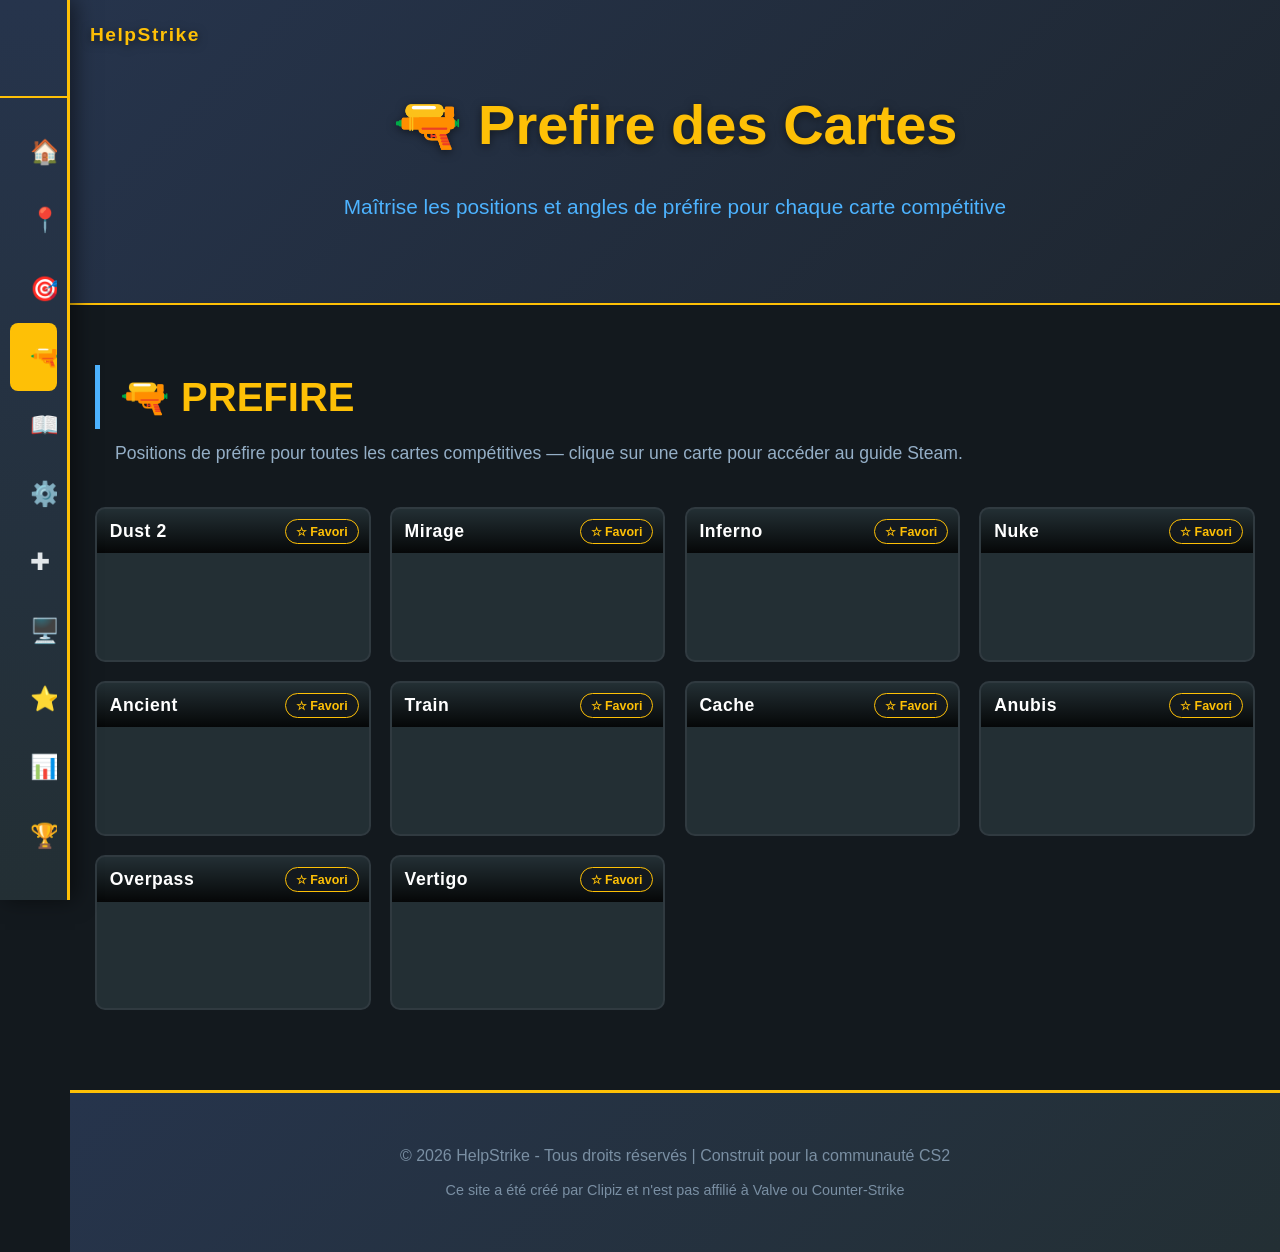
<file: prefire.html>
<!DOCTYPE html>
<html lang="fr">
<head>
    <meta charset="UTF-8">
    <meta name="viewport" content="width=device-width, initial-scale=1.0">
    <title>Prefire - HelpStrike</title>
    <link rel="stylesheet" href="styles.css">
</head>
<body>
    <!-- Top Logo -->
    <div class="top-logo">HelpStrike</div>

    <!-- Sidebar Navigation -->
    <aside class="sidebar">
        <div class="sidebar-header">
            <div class="sidebar-logo-container">
                <h1 class="sidebar-logo">HelpStrike</h1>
            </div>
        </div>
        <nav class="sidebar-nav">
                        <div class="sidebar-nav-links">
                <a href="index.html" class="sidebar-link" data-section="home">
                    <span class="icon">🏠</span>
                    <span class="label">Home</span>
                </a>
                <a href="callouts.html" class="sidebar-link" data-section="callouts">
                    <span class="icon">📍</span>
                    <span class="label">Callouts</span>
                </a>
                <a href="helpvizion.html" class="sidebar-link" data-section="quickutil">
                    <span class="icon">🎯</span>
                    <span class="label">QuickUtil!</span>
                </a>
                <a href="prefire.html" class="sidebar-link active" data-section="prefire">
                    <span class="icon">🔫</span>
                    <span class="label">Prefire</span>
                </a>
                <a href="guides.html" class="sidebar-link" data-section="guides">
                    <span class="icon">📖</span>
                    <span class="label">Guides</span>
                </a>
                <a href="utility.html" class="sidebar-link" data-section="utility">
                    <span class="icon">⚙️</span>
                    <span class="label">Utility</span>
                </a>
                <a href="crosshair.html" class="sidebar-link" data-section="crosshair">
                    <span class="icon">✚</span>
                    <span class="label">Crosshair</span>
                </a>
                <a href="configs.html" class="sidebar-link" data-section="configs">
                    <span class="icon">🖥️</span>
                    <span class="label">Configs Pro</span>
                </a>
                <a href="favorites.html" class="sidebar-link" data-section="favorites">
                    <span class="icon">⭐</span>
                    <span class="label">Favoris</span>
                </a>
                <a href="stats.html" class="sidebar-link" data-section="stats"><span class="icon">📊</span><span class="label">Stats Leetify</span></a>
                <a href="index.html#recent-esport" class="sidebar-link" data-section="recent-esport">
                    <span class="icon">🏆</span>
                    <span class="label">eSport Results</span>
                </a>
            </div>
        </nav>
    </aside>

    <!-- Main Content -->
    <main class="main-content">
        <!-- Navigation Header -->
        <header class="header">
            <div class="container">
                <div class="logo">
                    <h1>HelpStrike</h1>
                    <p class="tagline">Les aides essentielles de CS2</p>
                </div>
            </div>
        </header>

        <!-- Hero Section -->
        <section class="hero" id="prefire">
            <div class="hero-content">
                <h2>🔫 Prefire des Cartes</h2>
                <p>Maîtrise les positions et angles de préfire pour chaque carte compétitive</p>
            </div>
        </section>

        <div class="container">
            <!-- PREFIRE Section -->
            <section class="category-section">
                <h2 class="category-title">🔫 PREFIRE</h2>
                <p class="category-desc">Positions de préfire pour toutes les cartes compétitives — clique sur une carte pour accéder au guide Steam.</p>
                <div class="map-menu-grid" id="prefire-map-menu">
                    <!-- Map thumbnail cards rendered by JavaScript -->
                </div>
            </section>
        </div>

        <!-- Footer -->
        <footer class="footer">
            <div class="container">
                <p>&copy; 2026 HelpStrike - Tous droits réservés | Construit pour la communauté CS2</p>
                <p class="disclaimer">Ce site a été créé par Clipiz et n'est pas affilié à Valve ou Counter-Strike</p>
            </div>
        </footer>
    </main>

    <script src="script.js"></script>
    <script>
        async function loadPrefirePage() {
            try {
                const response = await fetch('data.json');
                const data = await response.json();
                renderPrefireMapMenu(data.prefire);
            } catch (error) {
                console.error('Error loading Prefire:', error);
            }
        }

        document.addEventListener('DOMContentLoaded', loadPrefirePage);
    </script>
</body>
</html>
</file>
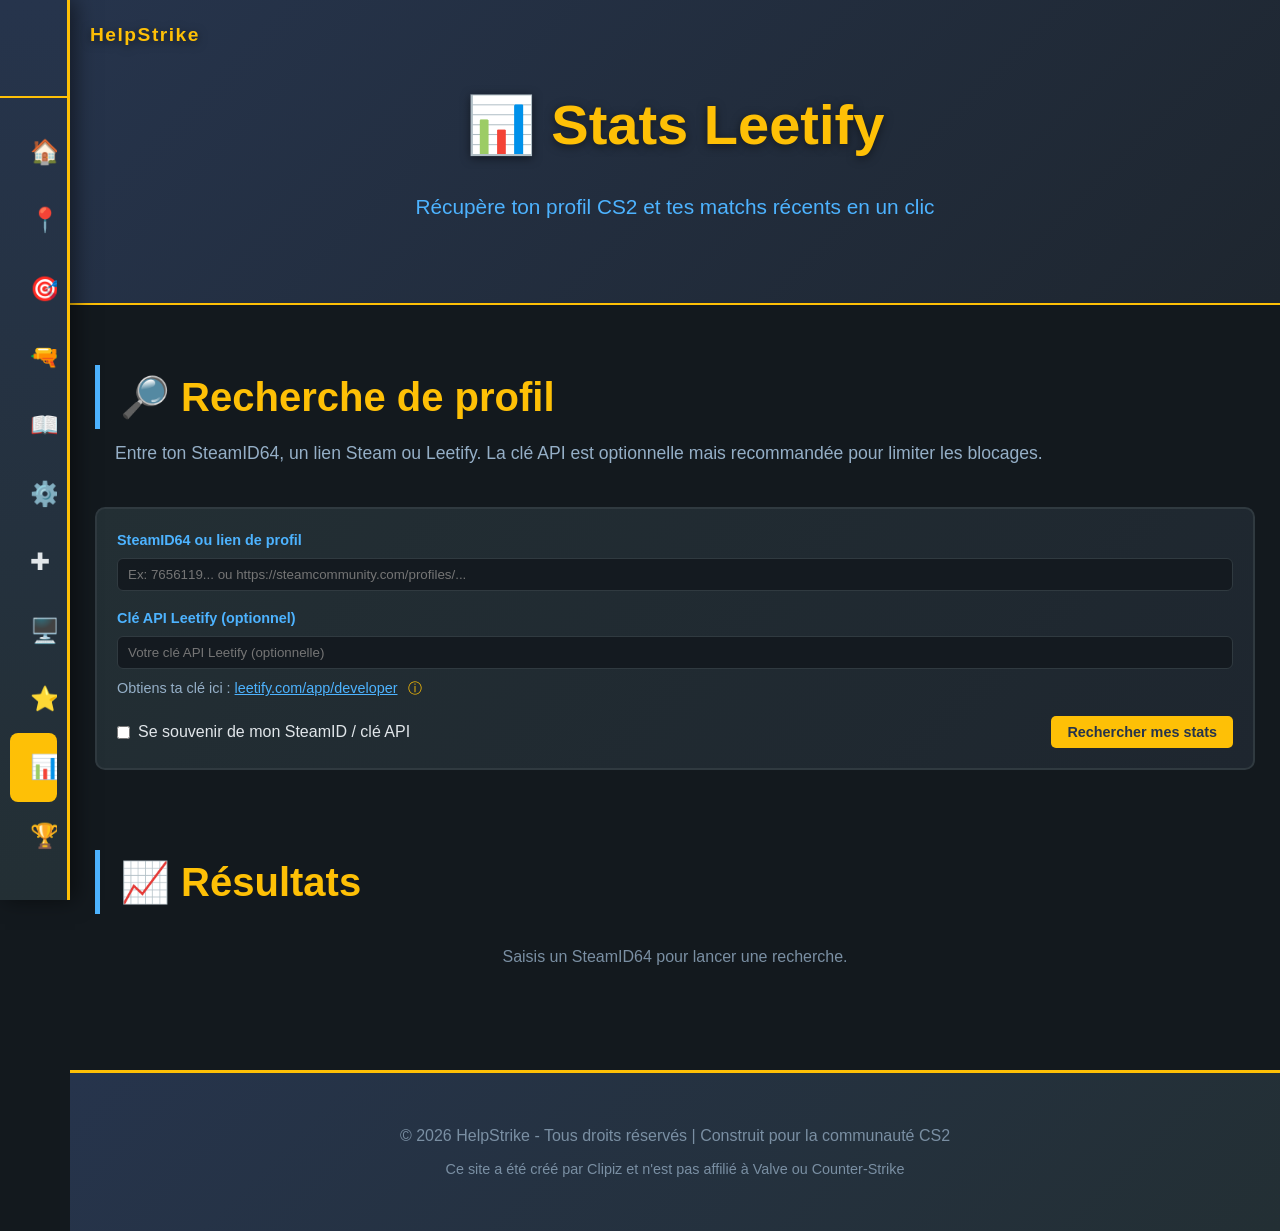
<file: stats.html>
<!DOCTYPE html>
<html lang="fr">
<head>
    <meta charset="UTF-8">
    <meta name="viewport" content="width=device-width, initial-scale=1.0">
    <title>Stats Leetify - HelpStrike</title>
    <link rel="stylesheet" href="styles.css">
</head>
<body>
    <div class="top-logo">HelpStrike</div>

    <aside class="sidebar">
        <div class="sidebar-header">
            <div class="sidebar-logo-container">
                <h1 class="sidebar-logo">HelpStrike</h1>
            </div>
        </div>
        <nav class="sidebar-nav">
            <div class="sidebar-nav-links">
                <a href="index.html" class="sidebar-link" data-section="home"><span class="icon">🏠</span><span class="label">Home</span></a>
                <a href="callouts.html" class="sidebar-link" data-section="callouts"><span class="icon">📍</span><span class="label">Callouts</span></a>
                <a href="helpvizion.html" class="sidebar-link" data-section="quickutil"><span class="icon">🎯</span><span class="label">QuickUtil!</span></a>
                <a href="prefire.html" class="sidebar-link" data-section="prefire"><span class="icon">🔫</span><span class="label">Prefire</span></a>
                <a href="guides.html" class="sidebar-link" data-section="guides"><span class="icon">📖</span><span class="label">Guides</span></a>
                <a href="utility.html" class="sidebar-link" data-section="utility"><span class="icon">⚙️</span><span class="label">Utility</span></a>
                <a href="crosshair.html" class="sidebar-link" data-section="crosshair"><span class="icon">✚</span><span class="label">Crosshair</span></a>
                <a href="configs.html" class="sidebar-link" data-section="configs"><span class="icon">🖥️</span><span class="label">Configs Pro</span></a>
                <a href="favorites.html" class="sidebar-link" data-section="favorites"><span class="icon">⭐</span><span class="label">Favoris</span></a>
                <a href="stats.html" class="sidebar-link active" data-section="stats"><span class="icon">📊</span><span class="label">Stats Leetify</span></a>
                <a href="index.html#recent-esport" class="sidebar-link" data-section="recent-esport"><span class="icon">🏆</span><span class="label">eSport Results</span></a>
            </div>
        </nav>
    </aside>

    <main class="main-content">
        <section class="hero" id="stats">
            <div class="hero-content">
                <h2>📊 Stats Leetify</h2>
                <p>Récupère ton profil CS2 et tes matchs récents en un clic</p>
            </div>
        </section>

        <div class="container">
            <section class="category-section">
                <h2 class="category-title">🔎 Recherche de profil</h2>
                <p class="category-desc">Entre ton SteamID64, un lien Steam ou Leetify. La clé API est optionnelle mais recommandée pour limiter les blocages.</p>

                <div class="leetify-search-panel">
                    <form id="leetify-search-form" class="leetify-form-grid">
                        <div class="form-group leetify-form-wide">
                            <label for="leetify-player-input">SteamID64 ou lien de profil</label>
                            <input id="leetify-player-input" type="text" placeholder="Ex: 7656119... ou https://steamcommunity.com/profiles/..." required>
                        </div>
                        <div class="form-group leetify-form-wide">
                            <label for="leetify-apikey-input">Clé API Leetify (optionnel)</label>
                            <input id="leetify-apikey-input" type="password" placeholder="Votre clé API Leetify (optionnelle)" autocomplete="off">
                            <p class="leetify-help-text">
                                Obtiens ta clé ici :
                                <a href="https://leetify.com/app/developer" target="_blank" rel="noopener noreferrer">leetify.com/app/developer</a>
                                <span class="leetify-tooltip" title="Sans clé API, les requêtes Leetify fonctionnent mais sont limitées par un rate-limit plus strict.">ⓘ</span>
                            </p>
                        </div>
                        <div class="leetify-form-actions">
                            <label class="checkbox-group" for="leetify-remember">
                                <input id="leetify-remember" type="checkbox">
                                <span>Se souvenir de mon SteamID / clé API</span>
                            </label>
                            <button type="submit" class="item-link leetify-submit-btn">Rechercher mes stats</button>
                        </div>
                    </form>
                </div>
            </section>

            <section class="category-section">
                <h2 class="category-title">📈 Résultats</h2>
                <div id="leetify-status" class="loading">Saisis un SteamID64 pour lancer une recherche.</div>
                <div id="leetify-results" class="leetify-results" hidden>
                    <div class="leetify-results-grid" id="leetify-profile-grid"></div>
                    <section class="subsection">
                        <h3 class="subsection-title">Matchs récents</h3>
                        <div id="leetify-matches" class="leetify-matches-list"></div>
                    </section>
                    <section class="subsection">
                        <h3 class="subsection-title">Coéquipiers récents</h3>
                        <div id="leetify-teammates" class="items-grid"></div>
                    </section>
                </div>
            </section>
        </div>

        <footer class="footer">
            <div class="container">
                <p>&copy; 2026 HelpStrike - Tous droits réservés | Construit pour la communauté CS2</p>
                <p class="disclaimer">Ce site a été créé par Clipiz et n'est pas affilié à Valve ou Counter-Strike</p>
            </div>
        </footer>
    </main>

    <script src="script.js"></script>
    <script src="leetify.js"></script>
</body>
</html>
</file>
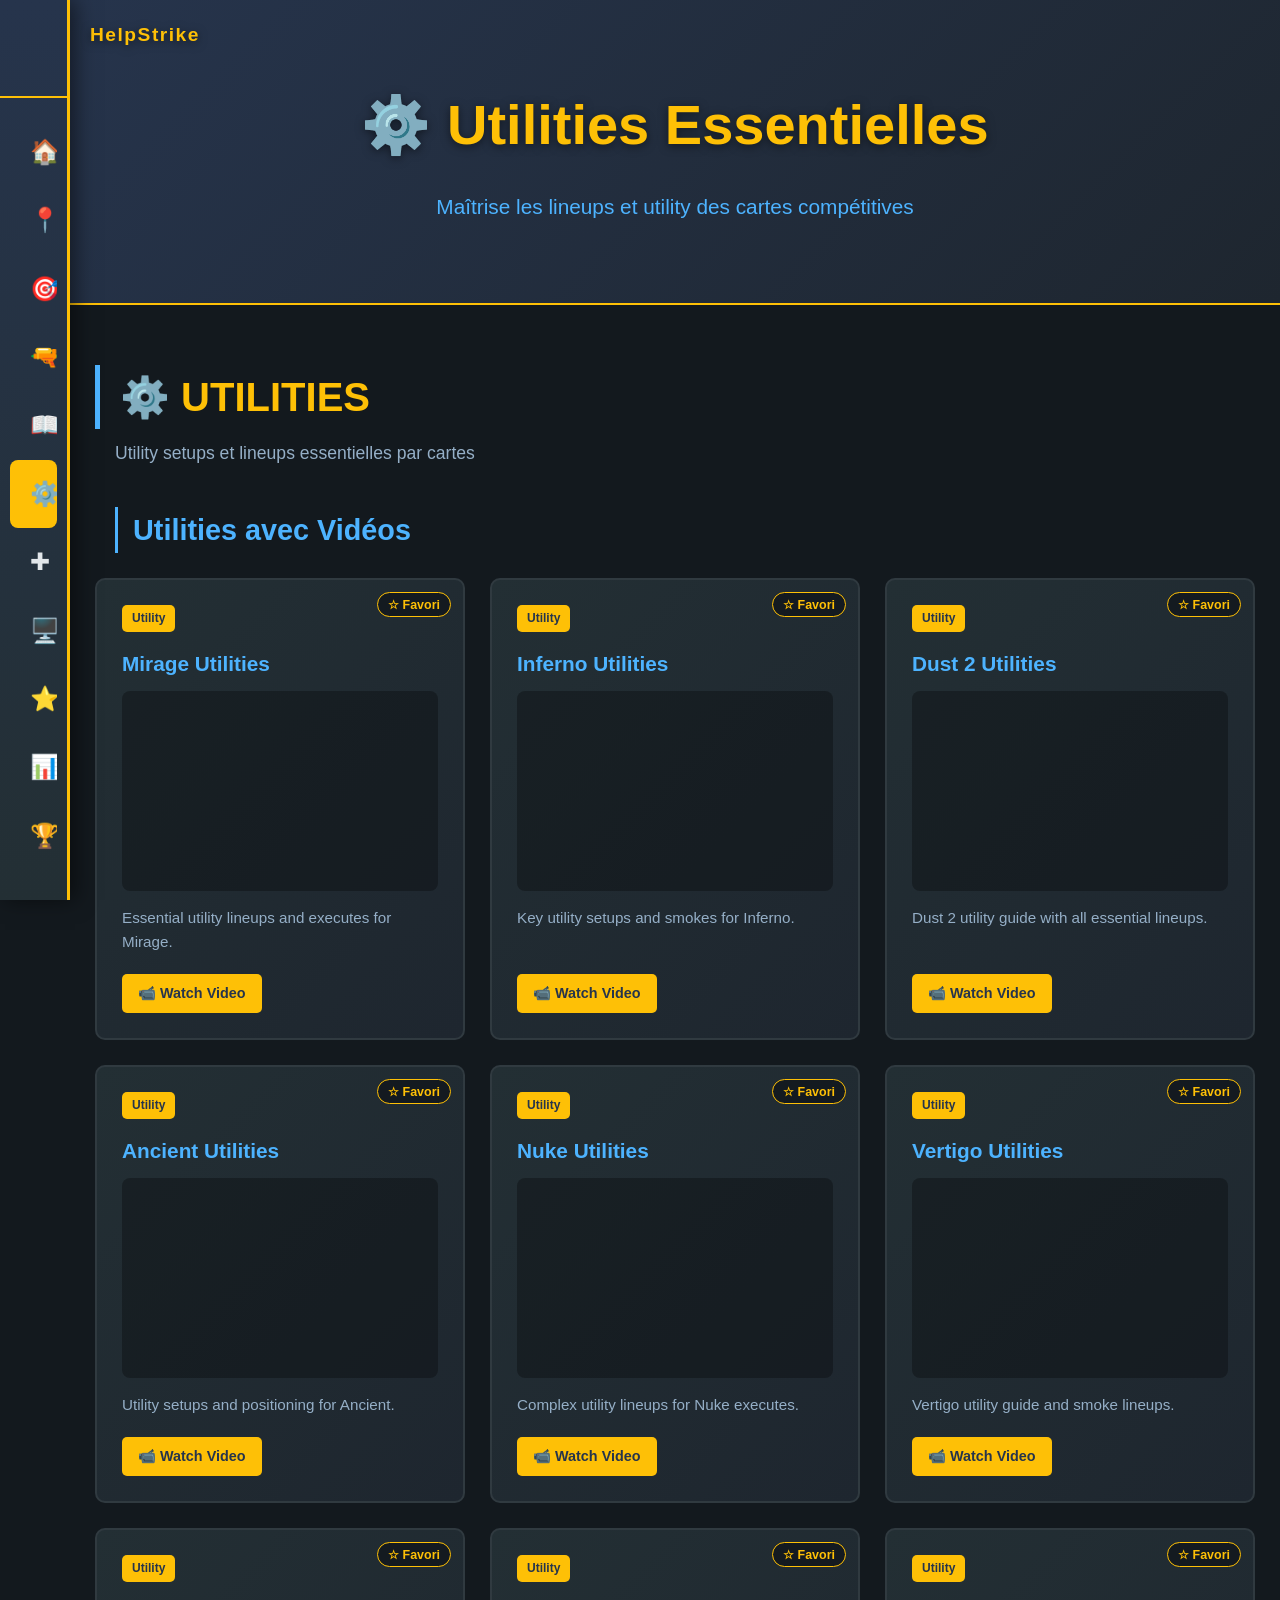
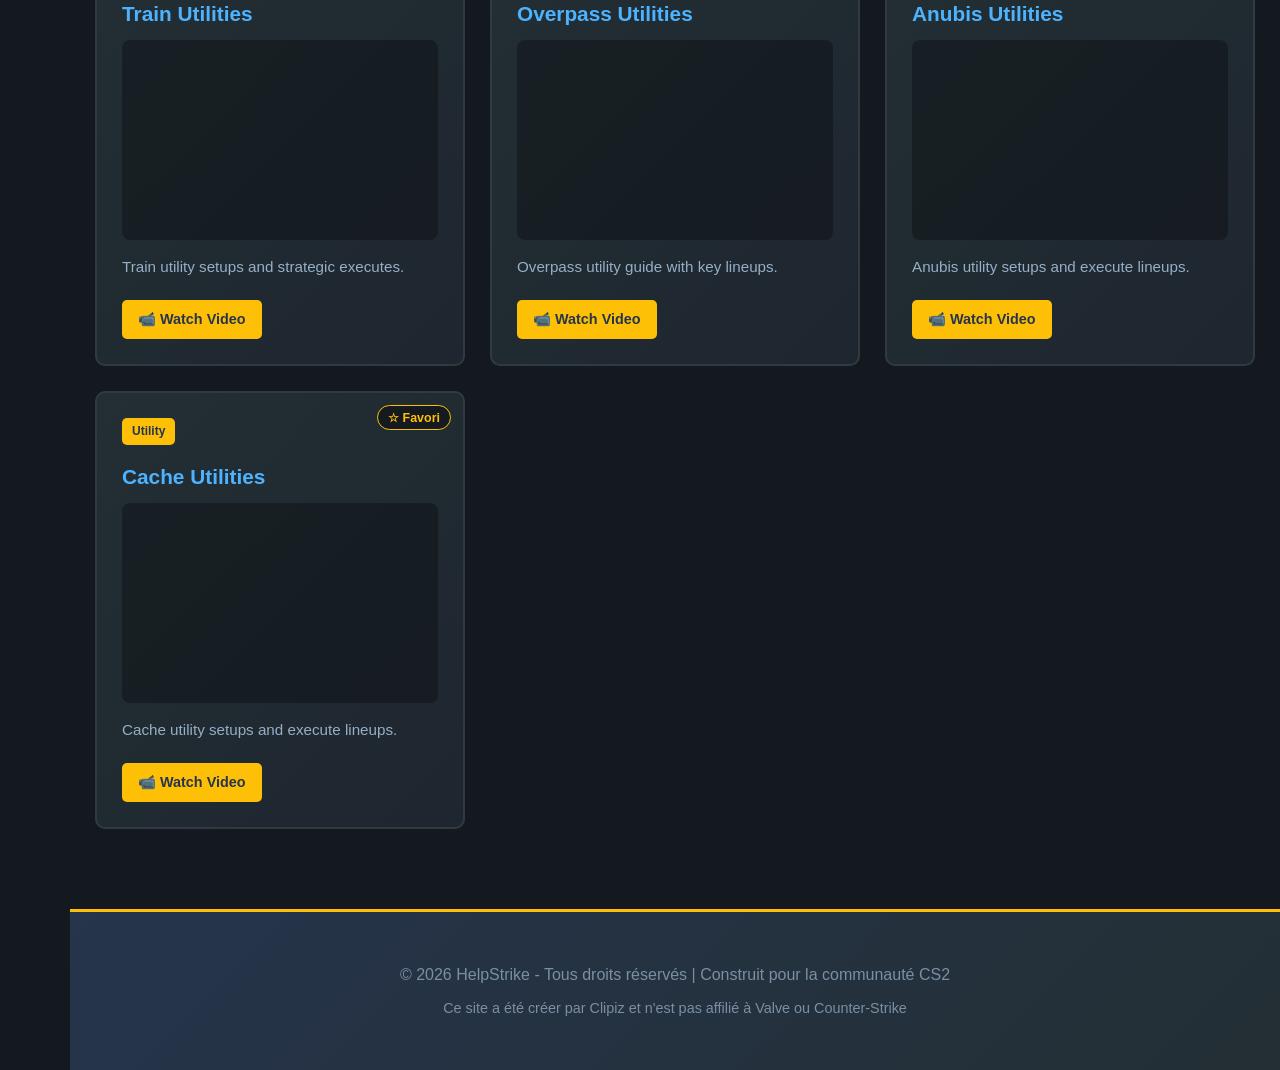
<file: utilities.html>
<!DOCTYPE html>
<html lang="fr">
<head>
    <meta charset="UTF-8">
    <meta name="viewport" content="width=device-width, initial-scale=1.0">
    <title>Utilities - HelpStrike</title>
    <link rel="stylesheet" href="styles.css">
</head>
<body>
    <!-- Top Logo -->
    <div class="top-logo">HelpStrike</div>

    <!-- Sidebar Navigation -->
    <aside class="sidebar">
        <div class="sidebar-header">
            <div class="sidebar-logo-container">
                <h1 class="sidebar-logo">HelpStrike</h1>
            </div>
        </div>
        <nav class="sidebar-nav">
                        <div class="sidebar-nav-links">
                <a href="index.html" class="sidebar-link" data-section="home">
                    <span class="icon">🏠</span>
                    <span class="label">Home</span>
                </a>
                <a href="callouts.html" class="sidebar-link" data-section="callouts">
                    <span class="icon">📍</span>
                    <span class="label">Callouts</span>
                </a>
                <a href="helpvizion.html" class="sidebar-link" data-section="quickutil">
                    <span class="icon">🎯</span>
                    <span class="label">QuickUtil!</span>
                </a>
                <a href="prefire.html" class="sidebar-link" data-section="prefire">
                    <span class="icon">🔫</span>
                    <span class="label">Prefire</span>
                </a>
                <a href="guides.html" class="sidebar-link" data-section="guides">
                    <span class="icon">📖</span>
                    <span class="label">Guides</span>
                </a>
                <a href="utility.html" class="sidebar-link active" data-section="utility">
                    <span class="icon">⚙️</span>
                    <span class="label">Utility</span>
                </a>
                <a href="crosshair.html" class="sidebar-link" data-section="crosshair">
                    <span class="icon">✚</span>
                    <span class="label">Crosshair</span>
                </a>
                <a href="configs.html" class="sidebar-link" data-section="configs">
                    <span class="icon">🖥️</span>
                    <span class="label">Configs Pro</span>
                </a>
                <a href="favorites.html" class="sidebar-link" data-section="favorites">
                    <span class="icon">⭐</span>
                    <span class="label">Favoris</span>
                </a>
                <a href="stats.html" class="sidebar-link" data-section="stats"><span class="icon">📊</span><span class="label">Stats Leetify</span></a>
                <a href="index.html#recent-esport" class="sidebar-link" data-section="recent-esport">
                    <span class="icon">🏆</span>
                    <span class="label">eSport Results</span>
                </a>
            </div>
        </nav>
    </aside>

    <!-- Main Content -->
    <main class="main-content">
        <!-- Navigation Header -->
        <header class="header">
            <div class="container">
                <div class="logo">
                    <h1>HelpStrike</h1>
                    <p class="tagline">Les aides essentiels de CS2</p>
                </div>
            </div>
        </header>

        <!-- Hero Section -->
        <section class="hero" id="utilities">
            <div class="hero-content">
                <h2>⚙️ Utilities Essentielles</h2>
                <p>Maîtrise les lineups et utility des cartes compétitives</p>
            </div>
        </section>

        <div class="container">
            <!-- UTILITIES Section -->
            <section class="category-section">
                <h2 class="category-title">⚙️ UTILITIES</h2>
                <p class="category-desc">Utility setups et lineups essentielles par cartes</p>
                
                <!-- Utilities Subsection -->
                <div class="subsection">
                    <h3 class="subsection-title">Utilities avec Vidéos</h3>
                    <div class="items-grid" id="utilities-grid">
                        <!-- Utilities will be loaded here by JavaScript -->
                    </div>
                </div>
            </section>
        </div>

        <!-- Footer -->
        <footer class="footer">
            <div class="container">
                <p>&copy; 2026 HelpStrike - Tous droits réservés | Construit pour la communauté CS2</p>
                <p class="disclaimer">Ce site a été créer par Clipiz et n'est pas affilié à Valve ou Counter-Strike</p>
            </div>
        </footer>
    </main>

    <script src="script.js"></script>
    <script>
        // Load utilities only
        async function loadUtilitiesPage() {
            try {
                const response = await fetch('data.json');
                const data = await response.json();
                renderUtilities(data.utilities);
            } catch (error) {
                console.error('Error loading utilities:', error);
            }
        }

        document.addEventListener('DOMContentLoaded', loadUtilitiesPage);
    </script>
</body>
</html>
</file>
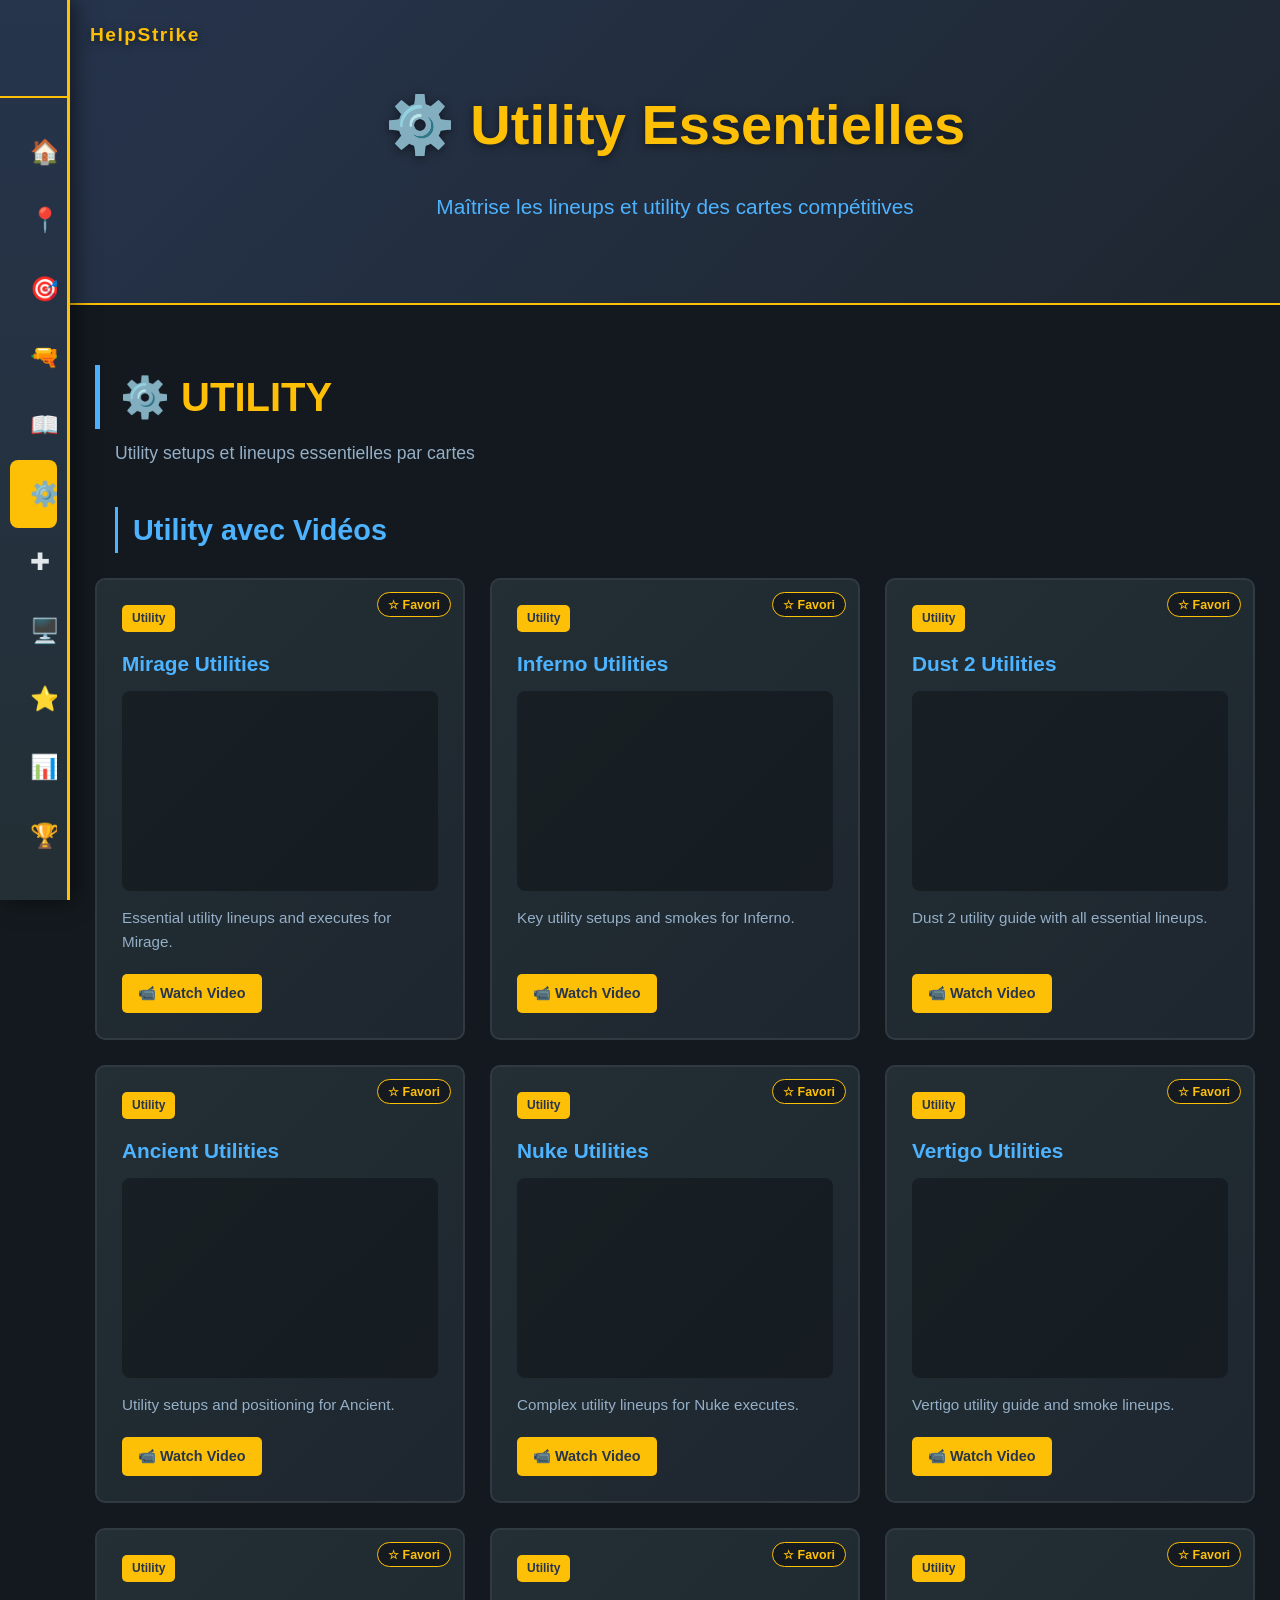
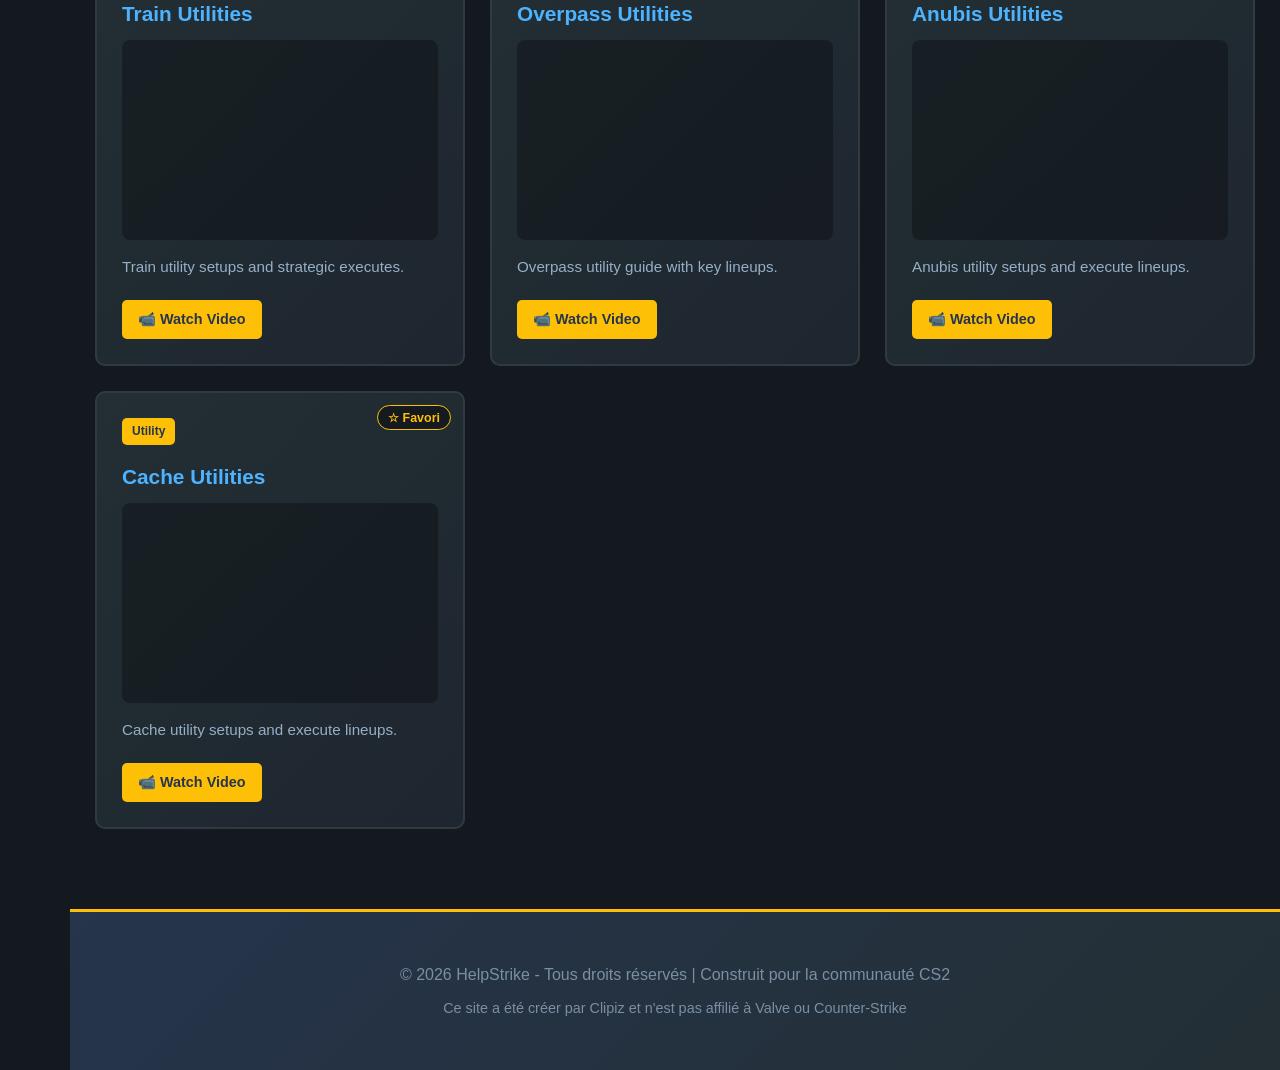
<file: utility.html>
<!DOCTYPE html>
<html lang="fr">
<head>
    <meta charset="UTF-8">
    <meta name="viewport" content="width=device-width, initial-scale=1.0">
    <title>Utility - HelpStrike</title>
    <link rel="stylesheet" href="styles.css">
</head>
<body>
    <!-- Top Logo -->
    <div class="top-logo">HelpStrike</div>

    <!-- Sidebar Navigation -->
    <aside class="sidebar">
        <div class="sidebar-header">
            <div class="sidebar-logo-container">
                <h1 class="sidebar-logo">HelpStrike</h1>
            </div>
        </div>
        <nav class="sidebar-nav">
                        <div class="sidebar-nav-links">
                <a href="index.html" class="sidebar-link" data-section="home">
                    <span class="icon">🏠</span>
                    <span class="label">Home</span>
                </a>
                <a href="callouts.html" class="sidebar-link" data-section="callouts">
                    <span class="icon">📍</span>
                    <span class="label">Callouts</span>
                </a>
                <a href="helpvizion.html" class="sidebar-link" data-section="quickutil">
                    <span class="icon">🎯</span>
                    <span class="label">QuickUtil!</span>
                </a>
                <a href="prefire.html" class="sidebar-link" data-section="prefire">
                    <span class="icon">🔫</span>
                    <span class="label">Prefire</span>
                </a>
                <a href="guides.html" class="sidebar-link" data-section="guides">
                    <span class="icon">📖</span>
                    <span class="label">Guides</span>
                </a>
                <a href="utility.html" class="sidebar-link active" data-section="utility">
                    <span class="icon">⚙️</span>
                    <span class="label">Utility</span>
                </a>
                <a href="crosshair.html" class="sidebar-link" data-section="crosshair">
                    <span class="icon">✚</span>
                    <span class="label">Crosshair</span>
                </a>
                <a href="configs.html" class="sidebar-link" data-section="configs">
                    <span class="icon">🖥️</span>
                    <span class="label">Configs Pro</span>
                </a>
                <a href="favorites.html" class="sidebar-link" data-section="favorites">
                    <span class="icon">⭐</span>
                    <span class="label">Favoris</span>
                </a>
                <a href="stats.html" class="sidebar-link" data-section="stats"><span class="icon">📊</span><span class="label">Stats Leetify</span></a>
                <a href="index.html#recent-esport" class="sidebar-link" data-section="recent-esport">
                    <span class="icon">🏆</span>
                    <span class="label">eSport Results</span>
                </a>
            </div>
        </nav>
    </aside>

    <!-- Main Content -->
    <main class="main-content">
        <!-- Navigation Header -->
        <header class="header">
            <div class="container">
                <div class="logo">
                    <h1>HelpStrike</h1>
                    <p class="tagline">Les aides essentiels de CS2</p>
                </div>
            </div>
        </header>

        <!-- Hero Section -->
        <section class="hero" id="utility">
            <div class="hero-content">
                <h2>⚙️ Utility Essentielles</h2>
                <p>Maîtrise les lineups et utility des cartes compétitives</p>
            </div>
        </section>

        <div class="container">
            <!-- UTILITY Section -->
            <section class="category-section">
                <h2 class="category-title">⚙️ UTILITY</h2>
                <p class="category-desc">Utility setups et lineups essentielles par cartes</p>
                <!-- Utility Subsection -->
                <div class="subsection">
                    <h3 class="subsection-title">Utility avec Vidéos</h3>
                    <div class="items-grid" id="utilities-grid">
                        <!-- Utilities will be loaded here by JavaScript -->
                    </div>
                </div>
            </section>
        </div>

        <!-- Footer -->
        <footer class="footer">
            <div class="container">
                <p>&copy; 2026 HelpStrike - Tous droits réservés | Construit pour la communauté CS2</p>
                <p class="disclaimer">Ce site a été créer par Clipiz et n'est pas affilié à Valve ou Counter-Strike</p>
            </div>
        </footer>
    </main>

    <script src="script.js"></script>
    <script>
        async function loadUtilitiesPage() {
            try {
                const response = await fetch('data.json');
                const data = await response.json();
                renderUtilities(data.utilities);
            } catch (error) {
                console.error('Error loading utilities:', error);
            }
        }

        document.addEventListener('DOMContentLoaded', loadUtilitiesPage);
    </script>
</body>
</html>
</file>
<file: styles.css>
* {
    margin: 0;
    padding: 0;
    box-sizing: border-box;
}

:root {
    /* HelpStrike colors */
    --hs-bg: #13191e;
    --hs-bg-alt: #1e262f;
    --hs-panel: #232f34;
    --hs-border: #303a40;
    --hs-text: #e1e6ea;
    --hs-link: #4db3ff;
    --hs-link-hover: #3498f7;
    --hs-highlight: #fec006;
    --hs-heading: #d6e4ee;
    --hs-table-head: #26344c;
}

body {
    font-family: 'Segoe UI', Tahoma, Geneva, Verdana, sans-serif;
    background-color: var(--hs-bg);
    color: var(--hs-text);
    line-height: 1.6;
}

/* Sidebar Navigation - retractable, opens on hover, closes when mouse leaves */
.sidebar {
    position: fixed;
    left: 0;
    top: 0;
    width: 70px;
    height: 100vh;
    background: linear-gradient(180deg, var(--hs-table-head) 0%, var(--hs-panel) 100%);
    border-right: 3px solid var(--hs-highlight);
    padding: 20px 0;
    overflow-x: hidden;
    overflow-y: auto;
    z-index: 200;
    box-shadow: 5px 0 20px rgba(0, 0, 0, 0.5);
    transition: width 0.3s ease;
}

.sidebar:hover {
    width: 250px;
}

.sidebar-header {
    padding: 20px;
    border-bottom: 2px solid var(--hs-highlight);
    margin-bottom: 20px;
    display: flex;
    white-space: nowrap;
}

.sidebar-logo-container {
    display: flex;
    flex-direction: column;
    align-items: center;
    gap: 10px;
    justify-content: center;
    width: 100%;
}

.sidebar-logo-img {
    display: none;
}

.sidebar-logo {
    font-size: 1.4em;
    color: var(--hs-highlight);
    font-weight: 900;
    letter-spacing: 1px;
    text-align: center;
    margin: 0;
    opacity: 0;
    transition: opacity 0.2s ease;
}

.sidebar:hover .sidebar-logo {
    opacity: 1;
}

.sidebar-nav {
    display: flex;
    flex-direction: column;
    gap: 10px;
    padding: 0 10px;
}

.sidebar-link {
    display: flex;
    align-items: center;
    gap: 15px;
    padding: 15px 20px;
    color: var(--hs-text);
    text-decoration: none;
    border-radius: 8px;
    transition: all 0.3s ease;
    position: relative;
    white-space: nowrap;
    overflow: hidden;
}

.sidebar-link:hover {
    background-color: rgba(254, 192, 6, 0.1);
    color: var(--hs-highlight);
    transform: translateX(5px);
}

.sidebar-link.active {
    background-color: var(--hs-highlight);
    color: var(--hs-table-head);
}

.sidebar-link .icon {
    font-size: 1.5em;
    flex-shrink: 0;
}

.sidebar-link .label {
    font-weight: 600;
    font-size: 0.95em;
    opacity: 0;
    transition: opacity 0.2s ease;
}

.sidebar:hover .sidebar-link .label {
    opacity: 1;
}

/* Top Logo Bar */
.top-logo {
    position: fixed;
    top: 20px;
    left: 90px;
    font-size: 1.2em;
    color: var(--hs-highlight);
    font-weight: 900;
    letter-spacing: 1.5px;
    z-index: 150;
    text-shadow: 0 2px 10px rgba(0, 0, 0, 0.5);
}

/* Main Content */
.main-content {
    margin-left: 70px;
    min-height: 100vh;
}

.main-content.home-page {
    background: radial-gradient(circle at 20% 50%, rgba(254, 192, 6, 0.05) 0%, transparent 50%),
                radial-gradient(circle at 80% 80%, rgba(77, 179, 255, 0.03) 0%, transparent 50%),
                linear-gradient(135deg, var(--hs-bg) 0%, var(--hs-bg-alt) 100%);
}

.container {
    max-width: 1200px;
    margin: 0 auto;
    padding: 0 20px;
}

/* Header & Navigation */
.header {
    background: transparent;
    border-bottom: none;
    padding: 0;
    position: sticky;
    top: 0;
    z-index: 100;
    display: none;
}

.header .container {
    display: flex;
    justify-content: space-between;
    align-items: center;
}

.logo {
    display: flex;
    align-items: center;
    gap: 15px;
}

.header-logo-img {
    width: 50px;
    height: 50px;
    object-fit: contain;
    display: none;
}

.logo h1 {
    font-size: 2.5em;
    color: var(--hs-highlight);
    font-weight: 900;
    letter-spacing: 2px;
    margin: 0;
}

.tagline {
    font-size: 0.85em;
    color: var(--hs-link);
    margin-top: 5px;
}

/* Hero Section */
.hero {
    background: linear-gradient(135deg, var(--hs-table-head) 0%, var(--hs-bg-alt) 100%);
    padding: 80px 20px;
    text-align: center;
    border-bottom: 2px solid var(--hs-highlight);
    margin-bottom: 60px;
    position: relative;
    overflow: hidden;
}

.hero-banner {
    position: absolute;
    top: 0;
    left: 0;
    right: 0;
    bottom: 0;
    z-index: 0;
    opacity: 0.3;
}

.banner-img {
    width: 100%;
    height: 100%;
    object-fit: cover;
}

.hero-content {
    position: relative;
    z-index: 1;
}

.hero-content h2 {
    font-size: 3.5em;
    margin-bottom: 20px;
    color: var(--hs-highlight);
    text-shadow: 0 2px 10px rgba(0, 0, 0, 0.5);
}

.hero-content p {
    font-size: 1.3em;
    color: var(--hs-link);
}

/* Category Sections */
.category-section {
    margin-bottom: 80px;
    scroll-margin-top: 100px;
}

.category-title {
    font-size: 2.5em;
    margin-bottom: 10px;
    color: var(--hs-highlight);
    border-left: 5px solid var(--hs-link);
    padding-left: 20px;
}

.category-desc {
    color: #95afc7;
    font-size: 1.1em;
    margin-bottom: 40px;
    margin-left: 20px;
}

/* Subsections */
.subsection {
    margin-bottom: 50px;
}

.subsection-title {
    font-size: 1.8em;
    color: var(--hs-link);
    margin-bottom: 25px;
    margin-left: 20px;
    font-weight: 600;
    border-left: 3px solid var(--hs-link);
    padding-left: 15px;
}

/* Items Grid */
.items-grid {
    display: grid;
    grid-template-columns: repeat(auto-fill, minmax(300px, 1fr));
    gap: 25px;
    margin-bottom: 40px;
}

.item-card {
    background: linear-gradient(135deg, var(--hs-panel) 0%, var(--hs-bg-alt) 100%);
    border: 2px solid var(--hs-border);
    border-radius: 10px;
    padding: 25px;
    transition: all 0.3s ease;
    cursor: pointer;
    overflow: hidden;
    position: relative;
    min-height: 350px;
    display: flex;
    flex-direction: column;
}

.item-card::before {
    content: '';
    position: absolute;
    top: 0;
    left: 0;
    right: 0;
    bottom: 0;
    background: radial-gradient(circle at center, rgba(254, 192, 6, 0.1) 0%, transparent 70%);
    opacity: 0;
    transition: opacity 0.3s ease;
    pointer-events: none;
    z-index: 1;
}

.item-card:hover {
    transform: translateY(-10px) scale(1.05);
    border-color: var(--hs-highlight);
    box-shadow: 0 15px 40px rgba(254, 192, 6, 0.3), 0 0 30px rgba(254, 192, 6, 0.2);
}

.item-card:hover::before {
    opacity: 1;
}

/* Map Logo Background */
.map-logo {
    position: absolute;
    bottom: -80px;
    right: -80px;
    width: 300px;
    height: 300px;
    background-size: contain;
    background-repeat: no-repeat;
    background-position: center;
    opacity: 0.08;
    transition: all 0.4s ease;
    z-index: 0;
}

.item-card:hover .map-logo {
    opacity: 0.15;
    transform: scale(1.1) rotate(5deg);
    bottom: -60px;
    right: -60px;
}

/* Utility Card Specific */
.utility-card {
    display: flex;
    flex-direction: column;
    min-height: 400px;
}

.utility-video {
    width: 100%;
    height: 200px;
    margin-bottom: 15px;
    border-radius: 8px;
    overflow: hidden;
    background-color: rgba(0, 0, 0, 0.3);
    z-index: 2;
    position: relative;
}

.utility-video iframe {
    width: 100%;
    height: 100%;
    border: none;
}

.item-card h3 {
    color: var(--hs-link);
    margin-bottom: 10px;
    font-size: 1.3em;
    position: relative;
    z-index: 2;
}

.item-type {
    display: inline-block;
    background-color: var(--hs-highlight);
    color: var(--hs-table-head);
    padding: 4px 10px;
    border-radius: 5px;
    font-size: 0.75em;
    font-weight: 600;
    margin-bottom: 15px;
    transition: all 0.3s ease;
    position: relative;
    z-index: 2;
    width: fit-content;
}

.item-card:hover .item-type {
    transform: scale(1.1);
    background-color: #ffd700;
}

.item-card p {
    color: #95afc7;
    margin-bottom: 20px;
    font-size: 0.95em;
    position: relative;
    z-index: 2;
    flex-grow: 1;
}

.item-links {
    display: flex;
    gap: 10px;
    flex-wrap: wrap;
    position: relative;
    z-index: 2;
    margin-top: auto;
}

.item-link {
    background-color: var(--hs-highlight);
    color: var(--hs-table-head);
    padding: 8px 16px;
    border-radius: 5px;
    text-decoration: none;
    font-weight: 600;
    transition: all 0.3s ease;
    font-size: 0.9em;
}

.item-link:hover {
    background-color: #ffd700;
    transform: scale(1.05);
}

.item-link.secondary {
    background-color: transparent;
    border: 2px solid var(--hs-highlight);
    color: var(--hs-highlight);
}

.item-link.secondary:hover {
    background-color: var(--hs-highlight);
    color: var(--hs-table-head);
}

.quick-link {
    min-height: 280px;
}

/* Pro Teams Section */
.pro-teams-container {
    display: grid;
    grid-template-columns: 1fr 1fr;
    gap: 30px;
}

.matches-section,
.teams-section {
    background: linear-gradient(135deg, var(--hs-panel) 0%, var(--hs-bg-alt) 100%);
    border: 2px solid var(--hs-border);
    border-radius: 10px;
    padding: 25px;
}

.matches-section h3,
.teams-section h3 {
    color: var(--hs-highlight);
    margin-bottom: 20px;
    font-size: 1.5em;
}

.matches-section-header {
    display: flex;
    justify-content: space-between;
    align-items: center;
    gap: 15px;
    margin-bottom: 12px;
}

.matches-section-header h3 {
    margin-bottom: 0;
}

.esport-disclaimer {
    margin: -20px 0 25px 20px;
}

.esport-feedback,
.esport-updated-at {
    margin-bottom: 12px;
}

.esport-feedback {
    color: #9fb3c6;
    min-height: 1.4em;
}

.esport-feedback--error {
    color: #ff9980;
}

.refresh-button {
    border: none;
    cursor: pointer;
    padding: 10px 16px;
    white-space: nowrap;
}

.refresh-button:disabled {
    opacity: 0.75;
    cursor: wait;
}

.matches-list {
    display: flex;
    flex-direction: column;
    gap: 15px;
}

.match-card--live {
    border-left-color: #ff6b35 !important;
}

.match-header {
    display: flex;
    justify-content: space-between;
    align-items: center;
    margin-bottom: 10px;
}

.match-teams {
    display: flex;
    flex-wrap: wrap;
    align-items: center;
    gap: 10px;
    font-weight: 600;
    color: var(--hs-text);
}

.match-team {
    display: inline-flex;
    align-items: center;
    gap: 8px;
}

.match-team-logo,
.team-logo {
    width: 22px;
    height: 22px;
    border-radius: 50%;
    object-fit: cover;
    background: rgba(255, 255, 255, 0.06);
}

.match-versus {
    color: #7a8fa3;
    font-size: 0.9em;
    text-transform: uppercase;
}

.match-score {
    background-color: var(--hs-highlight);
    padding: 5px 12px;
    border-radius: 5px;
    font-weight: 700;
    color: var(--hs-table-head);
}

.match-info {
    font-size: 0.9em;
    color: #7a8fa3;
}

.match-badge {
    display: inline-flex;
    align-items: center;
    gap: 6px;
    padding: 4px 10px;
    border-radius: 999px;
    font-size: 0.8rem;
    font-weight: 700;
    letter-spacing: 0.02em;
    background: rgba(77, 179, 255, 0.15);
    color: var(--hs-link);
}

.match-badge--live {
    background: rgba(255, 107, 53, 0.16);
    color: #ff9980;
}

.match-badge--completed {
    background: rgba(254, 192, 6, 0.15);
    color: var(--hs-highlight);
}

.teams-list {
    display: flex;
    flex-direction: column;
    gap: 12px;
}

.team-summary {
    display: flex;
    align-items: center;
    gap: 12px;
}

.team-item {
    display: flex;
    justify-content: space-between;
    align-items: center;
    background-color: rgba(19, 25, 30, 0.6);
    padding: 12px 15px;
    border-radius: 8px;
    transition: all 0.3s ease;
}

.team-item:hover {
    background-color: rgba(254, 192, 6, 0.1);
    transform: translateX(5px);
}

.team-name {
    font-weight: 600;
    color: var(--hs-link);
}

.team-subtitle {
    font-size: 0.8em;
    color: #95afc7;
}

.team-rating {
    background-color: var(--hs-table-head);
    padding: 4px 10px;
    border-radius: 5px;
    font-size: 0.9em;
    color: var(--hs-highlight);
}

.loading {
    text-align: center;
    color: #7a8fa3;
    padding: 20px;
}

/* Footer */
.footer {
    background: linear-gradient(135deg, var(--hs-table-head) 0%, var(--hs-panel) 100%);
    border-top: 3px solid var(--hs-highlight);
    padding: 40px 20px;
    text-align: center;
    margin-top: 80px;
}

.footer p {
    color: #7a8fa3;
    margin: 10px 0;
}

.disclaimer {
    font-size: 0.9em;
    color: #5a6f7f;
}

/* ===== Map Menu Grid (QuickUtil / Prefire) ===== */
.map-menu-grid {
    display: grid;
    grid-template-columns: repeat(4, 1fr);
    gap: 1.2rem;
    margin-top: 1.5rem;
}

.map-menu-item {
    position: relative;
    border-radius: 10px;
    overflow: hidden;
    cursor: pointer;
    aspect-ratio: 16 / 9;
    background: var(--hs-panel);
    border: 2px solid var(--hs-border);
    text-decoration: none;
    display: block;
    transition: transform 0.3s ease, border-color 0.3s ease, box-shadow 0.3s ease;
}

.map-menu-item:hover {
    transform: scale(1.05);
    border-color: var(--hs-highlight);
    box-shadow: 0 0 30px rgba(254, 192, 6, 0.4),
                0 8px 25px rgba(254, 192, 6, 0.25),
                inset 0 0 20px rgba(255, 255, 255, 0.1);
}

.map-menu-item:hover .map-menu-bg {
    filter: brightness(0.7);
}

.map-menu-bg {
    position: absolute;
    inset: 0;
    background-size: cover;
    background-position: center;
    transition: filter 0.3s ease;
}

.map-menu-overlay {
    position: absolute;
    bottom: 0;
    left: 0;
    right: 0;
    padding: 0.5rem 0.8rem;
    background: linear-gradient(transparent, rgba(0,0,0,0.85));
    color: #fff;
    font-size: 1.1rem;
    font-weight: 700;
    letter-spacing: 0.03em;
    z-index: 2;
    position: relative;
}

/* Metallic shine effect */
.metallic-shine {
    position: absolute;
    top: 0;
    left: -100%;
    width: 100%;
    height: 100%;
    background: linear-gradient(90deg,
        transparent 0%,
        rgba(255, 255, 255, 0.2) 25%,
        rgba(255, 255, 255, 0.4) 50%,
        rgba(255, 255, 255, 0.2) 75%,
        transparent 100%
    );
    opacity: 0;
    transition: opacity 0.3s ease, left 0.6s ease;
    pointer-events: none;
    z-index: 3;
}

.map-menu-item:hover .metallic-shine {
    opacity: 1;
    left: 100%;
}

/* Map detail section */
.map-detail-section {
    display: none;
    margin-top: 2rem;
}

.map-detail-section.active {
    display: block;
}

.map-detail-back {
    display: inline-flex;
    align-items: center;
    gap: 0.4rem;
    margin-bottom: 1.2rem;
    background: none;
    border: 2px solid var(--hs-border);
    color: var(--hs-highlight);
    padding: 0.4rem 1rem;
    border-radius: 6px;
    cursor: pointer;
    font-size: 0.95rem;
    font-weight: 600;
    transition: border-color 0.15s, background 0.15s;
}

.map-detail-back:hover {
    border-color: var(--hs-highlight);
    background: rgba(254,192,6,0.08);
}

/* Responsive Design */
@media (max-width: 1024px) {
    .main-content {
        margin-left: 70px;
    }

    .pro-teams-container {
        grid-template-columns: 1fr;
    }

    .map-menu-grid {
        grid-template-columns: repeat(3, 1fr);
    }
}

@media (max-width: 768px) {
    .sidebar {
        width: 100%;
        height: 60px;
        border-bottom: 3px solid var(--hs-highlight);
        border-right: none;
    }

    .sidebar:hover {
        width: 100%;
        height: auto;
    }

    .main-content {
        margin-left: 0;
        margin-top: 60px;
    }

    .top-logo {
        left: 20px;
    }

    .sidebar-nav {
        padding: 10px;
        gap: 12px;
    }

    .logo h1 {
        font-size: 1.8em;
    }

    .hero-content h2 {
        font-size: 2em;
    }

    .items-grid {
        grid-template-columns: 1fr;
    }

    .pro-teams-container {
        grid-template-columns: 1fr;
    }

    .category-title {
        font-size: 2em;
    }

    .header-logo-img {
        width: 35px;
        height: 35px;
    }

    .map-menu-grid {
        grid-template-columns: repeat(2, 1fr);
    }

    .map-menu-overlay {
        font-size: 0.95rem;
    }

    .matches-section-header,
    .match-header,
    .team-item {
        align-items: flex-start;
        flex-direction: column;
    }

    .refresh-button {
        width: 100%;
        text-align: center;
    }
}

.favorite-btn {
    position: absolute;
    top: 12px;
    right: 12px;
    background: rgba(19, 25, 30, 0.9);
    color: var(--hs-highlight);
    border: 1px solid var(--hs-highlight);
    border-radius: 999px;
    padding: 4px 10px;
    font-size: 0.78rem;
    font-weight: 700;
    cursor: pointer;
    z-index: 4;
    transition: all 0.2s ease;
}

.favorite-btn:hover,
.favorite-btn.is-active {
    background: var(--hs-highlight);
    color: var(--hs-table-head);
}

.map-menu-item .favorite-btn {
    top: 10px;
    right: 10px;
}

.crosshair-layout {
    display: grid;
    grid-template-columns: minmax(280px, 1fr) minmax(280px, 1fr);
    gap: 24px;
    margin-bottom: 30px;
}

.crosshair-panel,
.crosshair-preview-panel,
.filters-panel {
    background: linear-gradient(135deg, var(--hs-panel) 0%, var(--hs-bg-alt) 100%);
    border: 2px solid var(--hs-border);
    border-radius: 10px;
    padding: 20px;
}

.crosshair-form-grid,
.filters-grid {
    display: grid;
    grid-template-columns: repeat(auto-fit, minmax(160px, 1fr));
    gap: 14px;
}

.form-group label {
    display: flex;
    justify-content: space-between;
    color: var(--hs-link);
    font-weight: 600;
    font-size: 0.9rem;
    margin-bottom: 6px;
}

.form-group input,
.form-group select {
    width: 100%;
    border: 1px solid var(--hs-border);
    border-radius: 6px;
    background: rgba(19, 25, 30, 0.9);
    color: var(--hs-text);
    padding: 8px 10px;
}

.checkbox-group {
    display: flex;
    align-items: center;
    gap: 8px;
}

.checkbox-group label {
    margin: 0;
}

.crosshair-preview-box {
    min-height: 220px;
    background: radial-gradient(circle at center, #1f2930 0%, #13191e 100%);
    border: 1px solid var(--hs-border);
    border-radius: 8px;
    display: flex;
    align-items: center;
    justify-content: center;
    position: relative;
}

.crosshair-preview {
    width: 150px;
    height: 150px;
    position: relative;
    --crosshair-color: #00ff00;
    --crosshair-thickness: 2px;
    --crosshair-length: 16px;
    --crosshair-gap: -6px;
}

.crosshair-line {
    position: absolute;
    background: var(--crosshair-color);
}

.crosshair-line.top,
.crosshair-line.bottom {
    width: var(--crosshair-thickness);
    height: var(--crosshair-length);
    left: calc(50% - var(--crosshair-thickness) / 2);
}

.crosshair-line.left,
.crosshair-line.right {
    width: var(--crosshair-length);
    height: var(--crosshair-thickness);
    top: calc(50% - var(--crosshair-thickness) / 2);
}

.crosshair-line.top {
    bottom: calc(50% + var(--crosshair-gap));
}

.crosshair-line.bottom {
    top: calc(50% + var(--crosshair-gap));
}

.crosshair-line.left {
    right: calc(50% + var(--crosshair-gap));
}

.crosshair-line.right {
    left: calc(50% + var(--crosshair-gap));
}

.crosshair-outline-on .crosshair-line {
    box-shadow: 0 0 0 1px #000;
}

.code-output {
    width: 100%;
    min-height: 140px;
    margin-top: 12px;
    border-radius: 8px;
    border: 1px solid var(--hs-border);
    background: #101419;
    color: var(--hs-text);
    font-family: ui-monospace, SFMono-Regular, Menlo, monospace;
    padding: 12px;
    resize: vertical;
}

.code-block {
    background: #101419;
    border: 1px solid var(--hs-border);
    border-radius: 8px;
    padding: 12px;
    margin-top: 10px;
    color: #d8e2ec;
    white-space: pre-wrap;
    font-size: 0.84rem;
}

.code-actions {
    display: flex;
    gap: 10px;
    margin-top: 12px;
    flex-wrap: wrap;
}

.filter-results {
    margin: 12px 2px 0;
    color: #95afc7;
    font-size: 0.95rem;
}

.config-card {
    min-height: auto;
}

.config-meta {
    margin-bottom: 8px !important;
    flex-grow: 0 !important;
}

.config-video-settings {
    margin: 0 0 14px 0;
    padding-left: 18px;
    color: #b7c4d1;
    font-size: 0.9rem;
}

.empty-state {
    background: linear-gradient(135deg, var(--hs-panel) 0%, var(--hs-bg-alt) 100%);
    border: 2px dashed var(--hs-border);
    border-radius: 10px;
    padding: 28px;
    text-align: center;
    color: #9fb3c6;
}

.leetify-search-panel {
    background: linear-gradient(135deg, var(--hs-panel) 0%, var(--hs-bg-alt) 100%);
    border: 2px solid var(--hs-border);
    border-radius: 10px;
    padding: 20px;
}

.leetify-form-grid {
    display: grid;
    grid-template-columns: repeat(auto-fit, minmax(220px, 1fr));
    gap: 16px;
}

.leetify-form-wide {
    grid-column: 1 / -1;
}

.leetify-form-actions {
    grid-column: 1 / -1;
    display: flex;
    flex-wrap: wrap;
    gap: 14px;
    justify-content: space-between;
    align-items: center;
}

.leetify-help-text {
    margin-top: 8px;
    color: #95afc7;
    font-size: 0.9rem;
}

.leetify-help-text a {
    color: var(--hs-link);
}

.leetify-help-text a:hover {
    color: var(--hs-link-hover);
}

.leetify-tooltip {
    margin-left: 6px;
    cursor: help;
    color: var(--hs-highlight);
}

.leetify-submit-btn {
    border: none;
    cursor: pointer;
}

.leetify-results-grid {
    display: grid;
    grid-template-columns: repeat(auto-fit, minmax(220px, 1fr));
    gap: 20px;
    margin-bottom: 30px;
}

.leetify-profile-card {
    grid-column: span 2;
    min-height: auto;
}

.leetify-profile-head {
    display: flex;
    align-items: center;
    gap: 16px;
}

.leetify-avatar {
    width: 78px;
    height: 78px;
    border-radius: 50%;
    border: 2px solid var(--hs-highlight);
    object-fit: cover;
    flex-shrink: 0;
}

.leetify-stat-card,
.leetify-match-card,
.leetify-teammate-card {
    min-height: auto;
}

.leetify-stat-value {
    font-size: 1.8rem;
    color: var(--hs-highlight);
    font-weight: 700;
}

.leetify-matches-list {
    display: grid;
    grid-template-columns: repeat(auto-fit, minmax(260px, 1fr));
    gap: 20px;
}

.leetify-status {
    margin-bottom: 16px;
    border-radius: 8px;
    border: 1px solid var(--hs-border);
    background: rgba(19, 25, 30, 0.55);
}

.leetify-status--error {
    color: #ff9980;
    border-color: rgba(255, 107, 53, 0.6);
}

.leetify-status--success {
    color: #9df1c4;
    border-color: rgba(77, 179, 255, 0.45);
}

@media (max-width: 900px) {
    .crosshair-layout {
        grid-template-columns: 1fr;
    }

    .leetify-profile-card {
        grid-column: span 1;
    }
}
</file>
